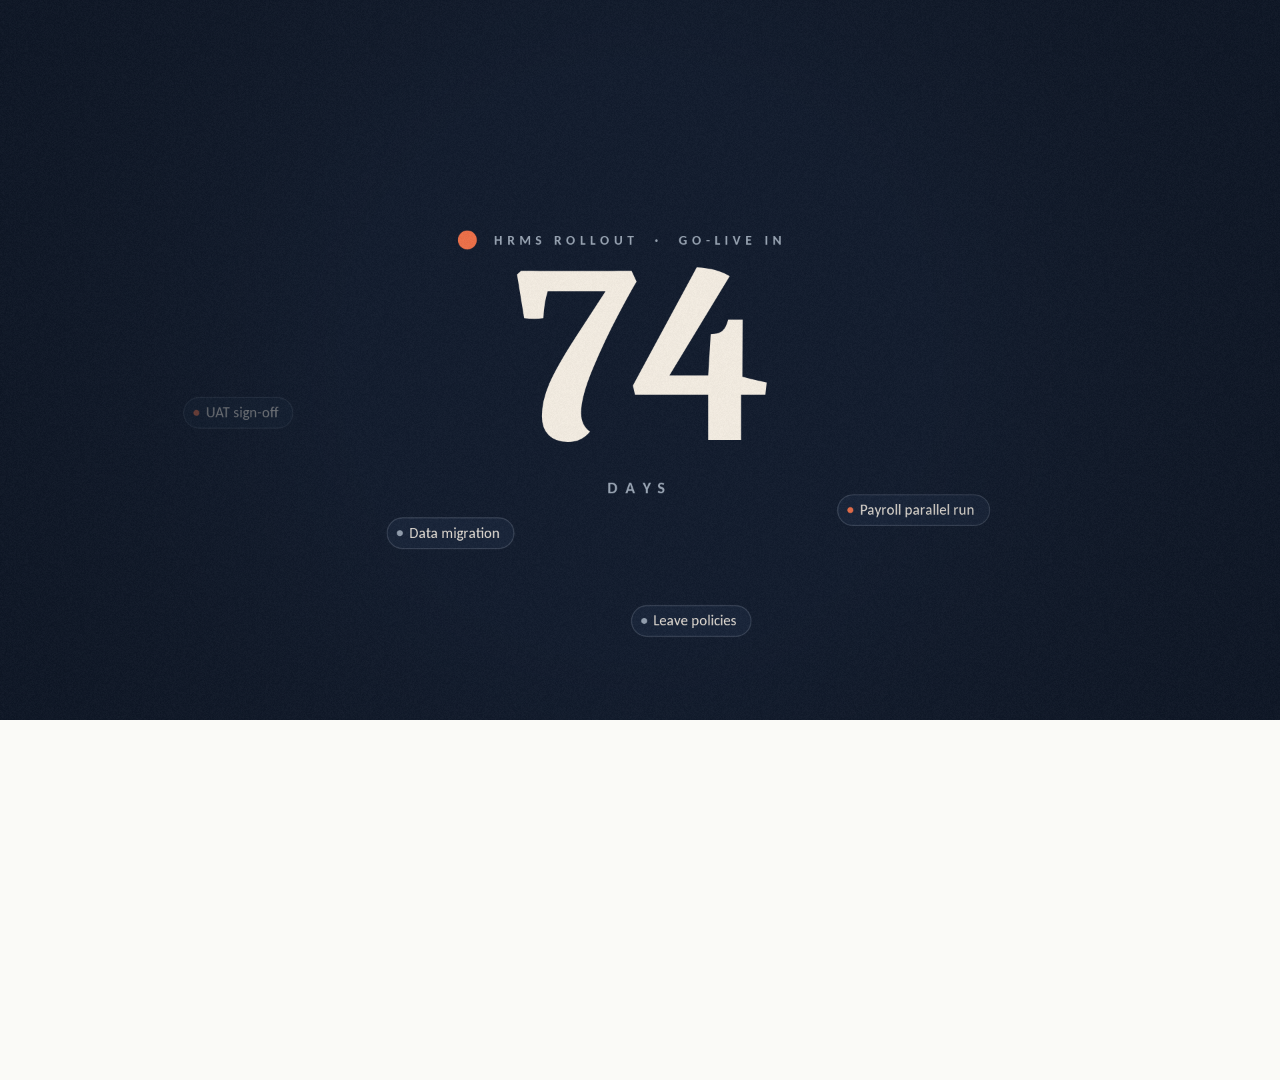
<file: satori-film/index.html>
<!doctype html>
<html lang="en">
<head>
<meta charset="utf-8">
<title>Satori Craft Film</title>
<link rel="stylesheet" href="fonts.css">
<style>
  html,body{margin:0;background:#FAFAF7;overflow:hidden}
  #root{position:relative;width:1920px;height:1080px;overflow:hidden;transform-origin:0 0}
  canvas{position:absolute;left:0;top:0}
</style>
</head>
<body>
<div id="root"><canvas id="c" width="1920" height="1080"></canvas></div>
<script>
/* =====================================================================
   SATORI CRAFT — 60s brand film, built to Brand Guidelines v1.0.
   Story (from the guidelines): HR tech transformations are confusing for
   months, then clear in an instant. The tangle of a rollout resolves into
   the mark — a lotus opening into a sunrise.
   Colour 60/30/10: neutrals dominate, navy anchors, coral sparks.
   Type: Cambria (Caladea) for headlines and big stats, Calibri (Carlito)
   for body, labels and letter-spaced eyebrows.
   Every frame is a pure function of t. 120 BPM — cuts land on the beat.
   ===================================================================== */
const W=1920,H=1080,CX=960,CY=540,DURATION=60;
const cv=document.getElementById('c'),g=cv.getContext('2d');

const B={navy:'#143A66',navy2:'#1D4674',navy3:'#2A5585',coral:'#EE6F47',char:'#101A2C',char2:'#172338',
  slate:'#5C6B7F',slateL:'#9AA6B5',sand:'#F5EEE3',off:'#FAFAF7',white:'#FFFFFF',rule:'#E6DED1'};
const F={h:'Caladea',b:'Carlito',j:'"WenQuanYi Zen Hei"'};
const COPY={url:'satoricraft.com',cta:'Talk to a practitioner'};

/* logo assets (from the guidelines PDF). Mark centre in the 480×356 lockup: (237,144), r≈95; wordmark rows 272–314. */
const IMG={full:new Image(),white:new Image()};IMG.full.src='assets/logo-full.png';IMG.white.src='assets/logo-white.png';
const LK={cx:237,cy:144,r:95,wy0:268,wy1:318};

/* ---------- math ---------- */
const clamp=(v,a=0,b=1)=>v<a?a:v>b?b:v;
const lerp=(a,b,k)=>a+(b-a)*k;
const inv=(a,b,v)=>clamp((v-a)/(b-a));
const frac=v=>v-Math.floor(v);
const E={
  lin:v=>v,inCubic:v=>v*v*v,outCubic:v=>1-(1-v)**3,inOutCubic:v=>v<.5?4*v*v*v:1-(-2*v+2)**3/2,
  outQuart:v=>1-(1-v)**4,outQuint:v=>1-(1-v)**5,
  outExpo:v=>v>=1?1:1-2**(-10*v),inExpo:v=>v<=0?0:2**(10*v-10),
  inOutExpo:v=>v<=0?0:v>=1?1:v<.5?2**(20*v-10)/2:(2-2**(-20*v+10))/2,
  outBack:v=>{const c1=1.5,c3=c1+1;return 1+c3*(v-1)**3+c1*(v-1)**2},
  inOutSine:v=>-(Math.cos(Math.PI*v)-1)/2,
};
const spring=(a,f=1.6,d=7)=>a<=0?0:1-Math.exp(-d*a)*Math.cos(f*Math.PI*2*a);
const hash=n=>frac(Math.sin(n*127.1+311.7)*43758.5453);
function rng(seed){return()=>{seed|=0;seed=seed+0x6D2B79F5|0;let t=Math.imul(seed^seed>>>15,1|seed);t=t+Math.imul(t^t>>>7,61|t)^t;return((t^t>>>14)>>>0)/4294967296}}
function rgb(h){const n=parseInt(h.slice(1),16);return[n>>16&255,n>>8&255,n&255]}
function A(h,a){const[r,gg,b]=rgb(h);return`rgba(${r},${gg},${b},${a})`}
function mix(h1,h2,k,a=1){const p=rgb(h1),q=rgb(h2);return`rgba(${p.map((v,i)=>Math.round(lerp(v,q[i],clamp(k)))).join(',')},${a})`}

/* ---------- type ---------- */
let T=0,FI=0;
function font(size,fam=F.b,weight=400,italic=false,ls=0){g.font=`${italic?'italic ':''}${weight} ${size}px ${fam}`;g.letterSpacing=ls+'px'}
function measure(str,o){font(o.size,o.fam||F.b,o.weight??400,o.italic,o.ls||0);return g.measureText(str).width}
function txt(str,x,y,o){
  const{size=20,fam=F.b,weight=400,italic=false,ls=0,fill=B.navy,align='left',alpha=1}=o;
  if(alpha<=0)return 0;font(size,fam,weight,italic,ls);g.textAlign=align;g.textBaseline='alphabetic';
  const ga=g.globalAlpha;g.globalAlpha=ga*alpha;g.fillStyle=fill;g.fillText(str,x,y);g.globalAlpha=ga;g.textAlign='left';
  return g.measureText(str).width;
}
function reveal(str,x,y,o){
  const{size=100,fam=F.h,weight=400,italic=false,ls=0,fill=B.navy,align='left',t0=0,st=.03,dur=.8,rise=1.05,
    ez=E.outQuint,out=null,outDur=.45,outSt=.012,clip=true,alpha=1,t=T}=o;
  font(size,fam,weight,italic,ls);
  const w=g.measureText(str).width;
  const x0=align==='center'?x-w/2:align==='right'?x-w:x;
  if(t<t0-.01)return w;
  if(out!=null&&t>out+outDur+str.length*outSt+.05)return w;
  const ga0=g.globalAlpha;g.save();
  if(clip){g.beginPath();g.rect(x0-size,y-size*1.1,w+size*2,size*1.45);g.clip()}
  g.fillStyle=fill;g.textBaseline='alphabetic';g.textAlign='left';
  for(let i=0;i<str.length;i++){
    const ch=str[i];if(ch===' ')continue;
    const xi=x0+g.measureText(str.slice(0,i)).width;
    const p=ez(inv(t0+i*st,t0+i*st+dur,t));
    let dy=(1-p)*size*rise,a=clamp(p*1.5);
    if(out!=null){const q=E.inCubic(inv(out+i*outSt,out+i*outSt+outDur,t));dy-=q*size*rise;a*=1-q}
    if(a<=.002)continue;
    g.globalAlpha=ga0*a*alpha;g.fillText(ch,xi,y+dy);
  }
  g.restore();return w;
}
/* a headline in two colours: navy voice, coral spark (guidelines: second half of a headline) */
function reveal2(parts,cx,y,o){
  const ws=parts.map(p=>measure(p.s,{...o,...p}));let x=cx-ws.reduce((a,b)=>a+b,0)/2;
  parts.forEach((p,i)=>{reveal(p.s,x,y,{...o,...p,t0:(o.t0||0)+(p.dt||0)});x+=ws[i]});
}
const typed=(s,t0,cps,t=T)=>s.slice(0,Math.max(0,Math.floor((t-t0)*cps)));
function rr(x,y,w,h,r){g.beginPath();g.roundRect(x,y,w,h,r)}
function dot(x,y,r,col,a=1){if(r<=.05||a<=0)return;const ga=g.globalAlpha;g.globalAlpha=ga*a;g.fillStyle=col;g.beginPath();g.arc(x,y,r,0,7);g.fill();g.globalAlpha=ga}
function ring(x,y,r,col,lw,a=1){if(r<=.1||a<=0)return;const ga=g.globalAlpha;g.globalAlpha=ga*a;g.strokeStyle=col;g.lineWidth=lw;g.beginPath();g.arc(x,y,r,0,7);g.stroke();g.globalAlpha=ga}
function check(x,y,s,col,lw=3,p=1){g.save();g.strokeStyle=col;g.lineWidth=lw;g.lineCap='round';g.lineJoin='round';
  const pts=[[-.5,0],[-.15,.35],[.55,-.4]];const L1=Math.hypot(.35,.35),L2=Math.hypot(.7,.75),tot=L1+L2;let d=p*tot;
  g.beginPath();g.moveTo(x+pts[0][0]*s,y+pts[0][1]*s);
  if(d<=L1){const k=d/L1;g.lineTo(x+lerp(pts[0][0],pts[1][0],k)*s,y+lerp(pts[0][1],pts[1][1],k)*s)}
  else{g.lineTo(x+pts[1][0]*s,y+pts[1][1]*s);const k=(d-L1)/L2;g.lineTo(x+lerp(pts[1][0],pts[2][0],k)*s,y+lerp(pts[1][1],pts[2][1],k)*s)}
  g.stroke();g.restore()}
function lock(x,y,s,col,closed=1){g.save();g.translate(x,y);g.scale(s,s);g.fillStyle=col;g.strokeStyle=col;g.lineWidth=.13;
  rr(-.42,-.05,.84,.62,.1);g.fill();g.beginPath();g.arc(0,-.05-.12*(1-closed),.28,Math.PI,0);g.lineTo(.28,-.05);g.moveTo(-.28,-.05-.12*(1-closed));g.lineTo(-.28,-.05);g.stroke();g.restore()}
function eyebrow(num,label,x,y,{t0=0,fill=B.slate,numFill=B.coral,size=15,align='left',t=T}={}){
  const a=E.outCubic(inv(t0,t0+.4,t));if(a<=0)return;
  const nw=num?measure(num,{size,weight:700,ls:size*.35})+size*1.2:0;const lw=measure(label,{size,weight:700,ls:size*.35});
  const x0=align==='center'?x-(nw+lw)/2:x;
  g.save();g.globalAlpha*=a;g.beginPath();g.rect(x0-4,y-size*1.4,(nw+lw)*E.outQuint(inv(t0,t0+.6,t))+8,size*2);g.clip();
  if(num)txt(num,x0,y,{size,weight:700,ls:size*.35,fill:numFill});txt(label,x0+nw,y,{size,weight:700,ls:size*.35,fill});g.restore();
}

/* =====================================================================
   THE MARK — lotus opening into a sunrise. Vector trace used only while it
   builds; once settled, the approved lockup artwork is shown.
   Unit geometry: circle centre (0,0), centre-line radius 1.
   ===================================================================== */
const MK_LW=.085;
const Q=(p0,c,p1)=>s=>{const u=1-s;return[u*u*p0[0]+2*u*s*c[0]+s*s*p1[0],u*u*p0[1]+2*u*s*c[1]+s*s*p1[1]]};
const L_=(p0,p1)=>s=>[lerp(p0[0],p1[0],s),lerp(p0[1],p1[1],s)];
const ARC=(cx,cy,r,a0,a1)=>s=>{const a=lerp(a0,a1,s);return[cx+Math.cos(a)*r,cy+Math.sin(a)*r]};
const MK={
  circle:ARC(0,0,1,Math.PI/2,Math.PI/2+Math.PI*2),
  petalL:Q([-.073,.965],[-.132,.045],[-.764,-.174]),petalR:Q([.073,.965],[.132,.045],[.764,-.174]),
  branchL:Q([-.99,.05],[-.58,.06],[-.47,.4]),branchR:Q([.99,.05],[.58,.06],[.47,.4]),
  sun:ARC(0,.2,.27,Math.PI+.13,Math.PI*2-.13),
  rayC:L_([0,-.07],[0,-.72]),rayL:L_([-.13,-.04],[-.42,-.53]),rayR:L_([.13,-.04],[.42,-.53]),
};
const MK_DOTS=[[-.425,.47],[.425,.47]];
function strokePath(fn,cx,cy,r,p0,p1,col,lw,cap='butt'){
  if(p1<=p0)return;const n=Math.max(2,Math.ceil(60*(p1-p0)));
  g.strokeStyle=col;g.lineWidth=lw;g.lineCap=cap;g.lineJoin='round';g.beginPath();
  for(let i=0;i<=n;i++){const[u,v]=fn(lerp(p0,p1,i/n));const X=cx+u*r,Y=cy+v*r;i?g.lineTo(X,Y):g.moveTo(X,Y)}g.stroke();
}
/* k: 0→1 build progress. order: 'lotus' (circle first) or 'sun' (sun first) */
function markV(cx,cy,r,k,{navy=B.navy,coral=B.coral,order='lotus',alpha=1}={}){
  if(k<=0||alpha<=0)return;
  const lw=r*MK_LW;g.save();g.globalAlpha*=alpha;
  const S=order==='sun'?{sun:[0,.25],ray:[.18,.5],petal:[.3,.7],branch:[.5,.85],dot:[.8,.95],circle:[.35,1]}
                      :{circle:[0,.45],petal:[.2,.6],branch:[.4,.7],dot:[.65,.8],sun:[.6,.85],ray:[.75,1]};
  const P=([a,b])=>E.inOutCubic(inv(a,b,k));
  const pc=P(S.circle);
  if(pc>0){strokePath(MK.circle,cx,cy,r,.5-pc/2,.5+pc/2,navy,lw)}
  const pp=P(S.petal);strokePath(MK.petalL,cx,cy,r,0,pp,navy,lw);strokePath(MK.petalR,cx,cy,r,0,pp,navy,lw);
  const pb=P(S.branch);strokePath(MK.branchL,cx,cy,r,0,pb,navy,lw);strokePath(MK.branchR,cx,cy,r,0,pb,navy,lw);
  const pd=clamp(spring(k-S.dot[0],1.2,7)*(k>S.dot[0]?1:0),0,1.2);MK_DOTS.forEach(([u,v])=>dot(cx+u*r,cy+v*r,r*.085*pd,navy));
  // sun rises: arc grows from its centre outwards, lifting slightly
  const ps=P(S.sun);if(ps>0){g.save();g.beginPath();g.arc(cx,cy,r,0,7);g.clip();const lift=(1-ps)*r*.25;
    strokePath(MK.sun,cx,cy+lift,r,.5-ps/2,.5+ps/2,coral,lw);g.restore()}
  const pr=P(S.ray);[['rayC',0],['rayL',.12],['rayR',.12]].forEach(([n,d])=>{const q=E.outCubic(inv(d,d+.88,pr));strokePath(MK[n],cx,cy,r,0,q,coral,lw)});
  g.restore();
}
/* approved lockup artwork: mark centre at (mx,my), scale s (1 = mark radius 95px) */
function lockupImg(mx,my,s,{variant='full',alpha=1,markA=1,wordP=1}={}){
  const im=variant==='white'?IMG.white:IMG.full;if(!im.complete||alpha<=0)return;
  const x0=mx-LK.cx*s,y0=my-LK.cy*s;
  g.save();g.globalAlpha*=alpha;
  if(markA>0){g.save();g.globalAlpha*=markA;g.drawImage(im,0,0,480,LK.wy0-8,x0,y0,480*s,(LK.wy0-8)*s);g.restore()}
  if(wordP>0){const wx0=x0+40*s,ww=400*s;g.save();g.beginPath();g.rect(wx0,y0+(LK.wy0-4)*s,ww*wordP,(LK.wy1-LK.wy0+10)*s);g.clip();
    const lift=(1-E.outQuint(wordP))*14*s;g.drawImage(im,0,LK.wy0-4,480,LK.wy1-LK.wy0+10,x0,y0+(LK.wy0-4)*s+lift,480*s,(LK.wy1-LK.wy0+10)*s);g.restore()}
  g.restore();
}

const GRAIN=[...Array(6)].map((_,k)=>{const c=document.createElement('canvas');c.width=c.height=256;const gg=c.getContext('2d');const d=gg.createImageData(256,256);const r=rng(99+k);
  for(let i=0;i<d.data.length;i+=4){const v=r()*255;d.data[i]=d.data[i+1]=d.data[i+2]=v;d.data[i+3]=255}gg.putImageData(d,0,0);return c});

/* =====================================================================
   DATA — every cue time lives here; cues.js exports them for the score.
   ===================================================================== */
const count=t=>Math.round(90*(1-E.inCubic(inv(.6,3.5,t))));
const CHIPS=['Payroll parallel run','Leave policies','Data migration','UAT sign-off','Integrations','Training','Statutory reports','Cut-over plan'];
const SLAMS=[[4.0,'Payroll','A'],[4.5,'Leave','C'],[5.0,'Attendance','A'],[5.5,'Onboarding','D'],[6.0,'Performance','B'],
  [6.5,'Compensation','A'],[7.0,'Compliance','C'],[7.5,'Data migration','A'],[8.0,'Integrations','D'],[8.5,'UAT, round four','B'],
  [9.0,'Change requests','A'],[9.5,'Adoption?','C'],[10.0,'Go-live moved','X'],[10.5,'Again','A'],[11.0,'Who owns this?','D']];
const CARDS=[[4.25,330,250,'Payroll mismatch','214 rows · March cycle'],[4.9,1500,800,'UAT round 4 failed','12 open defects'],
  [5.6,1520,230,'Go-live moved','+3 weeks'],[6.3,330,820,'leave_policy_v7_FINAL.xlsx','edited by 6 people'],
  [7.1,1080,150,'Integration timeout','GL export · retry 5'],[7.8,330,540,'Who approved this?','no owner assigned'],
  [8.4,1590,520,'Attendance rules','night shift · conflict'],[9.0,760,910,'Data migration','38% · stalled'],
  [9.6,1230,930,'Adoption','22% logins this week'],[10.2,760,160,'Change request #41','scope creep'],[10.7,1590,660,'Statutory report','due tomorrow']];
const SAT={cx:CX,cy:430,r:190};           // the mark at its moment of clarity
const MORPH=[12.1,13.25];                 // tangle → mark
const TRIPLE=[[19.5,'Not assembly.'],[20.0,'Not theatre.'],[20.5,'Craft.']];
const MODULES=['Core HR','Onboarding','Attendance','Leave','Payroll','Performance','Compensation','Recruitment','Learning',
  'Engagement','Helpdesk','Travel','Expenses','Separation','Workflows','Analytics','Talent'];
const CFG=MODULES.map((_,i)=>22.45+i*.19);
const PHASES=['Discover','Design','Configure','Migrate','Test','Go-live'];
const PH_T=PHASES.map((_,k)=>26.9+k*.3);
const TICKETS=[['#2381','Payroll cycle — March'],['#2382','New joiner bulk upload'],['#2383','Leave policy change · UAE'],
  ['#2384','Integration · GL export'],['#2385','Attendance rule · night shift'],['#2386','Performance cycle launch'],
  ['#2387','Statutory report · PF / ESI'],['#2388','Release regression check']];
const TK_T=TICKETS.map((_,i)=>30.55+i*.5),TK_R=TK_T.map(v=>v+1.1),TK_M=['12m','8m','21m','34m','9m','16m','11m','27m'];
const SVC=[[34.5,'Implement.'],[35.0,'Run.'],[35.5,'Extend with AI.']];
const MSG=[{t0:36.35,who:'user',role:'HRBP · Sales',s:'Which of my team are at attrition risk?'},
  {t0:37.45,who:'agent',s:'3 people in Sales. Here is why.'},
  {t0:38.6,who:'user',role:'Manager · Sales',s:'Show me salaries for Finance.'},
  {t0:39.65,who:'agent',s:'That is outside your access.',lock:true}];
const ROWS=['Sales','Finance','Sales','Ops','Finance','Sales','HR','Finance','Ops','Sales'];
const LOCK_T=ROWS.map((d,i)=>d==='Finance'?39.7+i*.06:null).filter(v=>v!=null);
const STAMP=40.7;
const PANES=[{e:42.6,from:[-1,0],bg:B.navy,num:'300+',lab:'enterprise engagements',fg:B.coral,sub:B.slateL},
  {e:42.95,from:[0,-1],bg:B.coral,num:'100+',lab:'HRMS rollouts personally led',fg:B.navy,sub:A(B.navy,.8)},
  {e:43.3,from:[0,1],bg:B.sand,num:'56+',lab:'combined years in HR tech',fg:B.coral,sub:B.slate},
  {e:43.65,from:[1,0],bg:B.off,num:'95%+',lab:'on-time delivery',fg:B.navy,sub:B.slate}];
const PANE_OUT=46.35;
const MAPX=lon=>180+(lon-40)/85*1560,MAPY=lat=>900-(lat+10)/45*760;
const HOME={n:'Bengaluru',lon:77.6,lat:13.0};
const CITIES=[['Dubai',55.3,25.2],['Riyadh',46.7,24.7],['Doha',51.5,25.3],['Mumbai',72.9,19.1],['Delhi',77.2,28.6],
  ['Bangkok',100.5,13.7],['Kuala Lumpur',101.7,3.1],['Singapore',103.8,1.35],['Jakarta',106.8,-6.2],['Manila',121,14.6]]
  .map(([n,lon,lat],i)=>({n,x:MAPX(lon),y:MAPY(lat),t0:49.85+i*.2}));
const HX=MAPX(HOME.lon),HY=MAPY(HOME.lat);
const END={s:1.3,my:330};                  // end-card lockup: scale and mark centre

/* =====================================================================
   SCENES
   ===================================================================== */
function bgFill(col){g.fillStyle=col;g.fillRect(-60,-60,W+120,H+120)}

/* ---- 0–4: the countdown (charcoal: the problem space) ---- */
function sHook(t){
  const n=count(t),hit=t>=3.5;
  const up=E.inOutCubic(inv(.35,.8,t));const beat=Math.exp(-frac(t*2)*7);const numY=CY+120;
  font(380,F.h,700,false,-10);const nw=g.measureText(String(n)).width;
  const dx=lerp(CX,CX-nw/2-70,up),dy=lerp(CY,numY-300,up);
  dot(dx,dy,lerp(22+10*beat,14+5*beat,up)*clamp(spring(t+.08,1.4,8),0,1.3),B.coral);
  ring(dx,dy,30+beat*40,B.coral,2,beat*.5*(1-up*.6));
  reveal('HRMS ROLLOUT  ·  GO-LIVE IN',CX,numY-300+7,{size:20,fam:F.b,weight:700,ls:7,fill:B.slateL,align:'center',t0:.45,st:.015,dur:.5,t});
  if(t>.55){const k=E.outExpo(inv(.55,.95,t));g.save();g.translate(CX,numY);g.scale(lerp(1.25,1,k),lerp(1.25,1,k));
    txt(String(n),0,0,{size:380,fam:F.h,weight:700,ls:-10,fill:hit?B.coral:B.sand,align:'center',alpha:k});g.restore();
    reveal('DAYS',CX,numY+80,{size:24,fam:F.b,weight:700,ls:12,fill:B.slateL,align:'center',t0:.8,st:.03,dur:.5,t})}
  drawChips(t);
}
function chipPos(i,t){
  const t0=1.35+i*.26,a=t-t0;const base=i/CHIPS.length*Math.PI*2+.4;
  const sp=.25+2.2*inv(1.5,11.5,t)**1.6;
  const ang=base+(t-1.35)*sp+Math.sin(t*1.7+i)*.15*inv(4,11,t);
  const R=lerp(1.4,1,E.outQuint(inv(0,.7,a)))*(500+Math.sin(i*2.3)*60)*(1+.08*Math.sin(t*3+i));
  const ex=E.inExpo(inv(11.2,11.8,t));
  return{x:CX+Math.cos(ang)*R*(1+ex*1.6),y:CY+30+Math.sin(ang)*R*.62*(1+ex*1.6),a:clamp(a*4)*(1-ex)};
}
function drawChips(t){
  CHIPS.forEach((s,i)=>{const p=chipPos(i,t);if(p.a<=0)return;
    font(22,F.b,400,false,.3);const w=g.measureText(s).width+50;
    g.save();g.globalAlpha=p.a*(t>4?.6:.95);rr(p.x-w/2,p.y-23,w,46,23);g.fillStyle=B.char2;g.fill();g.strokeStyle=A(B.slateL,.3);g.lineWidth=1.5;g.stroke();
    dot(p.x-w/2+19,p.y,4.5,i%3===0?B.coral:B.slateL);txt(s,p.x-w/2+33,p.y+7,{size:22,fill:B.sand});g.restore()});
}

/* ---- 4–12: the noise ---- */
const NET=(()=>{const r=rng(21);const nodes=[...Array(17)].map(()=>({x:120+r()*1680,y:110+r()*860,f:r()*6}));
  const edges=[...Array(48)].map((_,i)=>({a:Math.floor(r()*17),b:(Math.floor(r()*16)+1+i)%17,t0:4.05+i*.15,v:r()<.2,bend:(r()-.5)*600,h:r()}));return{nodes,edges}})();
/* each tangled edge resolves onto one stroke of the mark */
const TARGETS=[['circle',0,.125],['circle',.125,.25],['circle',.25,.375],['circle',.375,.5],['circle',.5,.625],['circle',.625,.75],['circle',.75,.875],['circle',.875,1],
  ['petalL',0,1],['petalR',0,1],['branchL',0,1],['branchR',0,1],['sun',0,1],['rayC',0,1],['rayL',0,1],['rayR',0,1]];
function edgePts(e,t,shake){
  const A_=NET.nodes[e.a],B_=NET.nodes[e.b];const w1=Math.sin(t*2+e.bend)*40*shake;
  const mx=(A_.x+B_.x)/2+e.bend*.5+w1,my=(A_.y+B_.y)/2-e.bend*.4;
  return s=>{const u=1-s;return[u*u*A_.x+2*u*s*mx+s*s*B_.x,u*u*A_.y+2*u*s*my+s*s*B_.y]};
}
function drawNet(t,{onLight=false}={}){
  const shake=inv(4,11.4,t)*(1-inv(11.5,12.1,t));
  NET.edges.forEach((e,i)=>{if(t<e.t0||e.a===e.b)return;const grow=E.outCubic(inv(e.t0,e.t0+.5,t));
    const tg=TARGETS[i%16];const coralT=['sun','rayC','rayL','rayR'].includes(tg[0]);
    const mk=E.inOutCubic(inv(MORPH[0]+e.h*.35,MORPH[1]-.35+e.h*.35,t));
    const src=edgePts(e,t,shake),dst=MK[tg[0]];
    const col=onLight?mix(B.slateL,coralT?B.coral:B.navy,mk):(e.v?A(B.coral,.6):A(B.slateL,.3));
    g.strokeStyle=col;g.lineWidth=lerp(e.v?2:1.4,SAT.r*MK_LW,mk);g.lineCap='butt';g.lineJoin='round';g.beginPath();
    for(let k=0;k<=30;k++){const s=k/30*lerp(grow,1,mk);const[ax,ay]=src(s);const[u,v]=dst(lerp(tg[1],tg[2],k/30));
      const lift=tg[0]==='sun'?(1-mk)*SAT.r*.25:0;const X=lerp(ax,SAT.cx+u*SAT.r,mk),Y=lerp(ay,SAT.cy+v*SAT.r+lift,mk);k?g.lineTo(X,Y):g.moveTo(X,Y)}
    g.stroke()});
  NET.nodes.forEach((nd,i)=>{const a=clamp((t-4-i*.08)*3)*(1-inv(MORPH[0],MORPH[0]+.4,t));
    dot(nd.x+Math.sin(t*3+nd.f)*6*shake,nd.y+Math.cos(t*2.6+nd.f)*6*shake,5,onLight?B.slateL:B.slateL,a*.8)});
}
function sChaos(t){
  drawNet(t);drawChips(t);
  CARDS.forEach(([t0,x,y,a,b],i)=>{if(t<t0)return;const age=t-t0,k=E.outBack(inv(0,.35,age));const ex=E.inExpo(inv(11.2,11.7,t));
    const cx=x+(x-CX)*ex*1.4,cy=y-age*10+(y-CY)*ex*1.4;
    font(23,F.b,700,false,0);const w=Math.max(g.measureText(a).width,measure(b,{size:18}))+64;const h=88;
    g.save();g.translate(cx,cy);g.rotate((hash(i+4)-.5)*.08);g.scale(lerp(.6,1,k),lerp(.6,1,k));g.globalAlpha=clamp(age*5)*(1-ex)*.94;
    rr(-w/2,-h/2,w,h,10);g.fillStyle=B.off;g.fill();g.fillStyle=B.coral;g.fillRect(-w/2,-h/2+14,5,h-28);
    txt(a,-w/2+30,-5,{size:23,weight:700,fill:B.navy});txt(b,-w/2+30,24,{size:18,fill:B.slate});g.restore()});
  let k=-1;for(let i=0;i<SLAMS.length;i++)if(t>=SLAMS[i][0])k=i;
  if(k>=0&&t<11.5){
    const[s0,word,st]=SLAMS[k],age=t-s0;
    if(age<=.5){
      const pop=1+.3*(1-E.outExpo(inv(0,.22,age))),rot=(hash(k*3)-.5)*.05;
      const serif=st==='C';let size=serif?260:230;const fam=serif?F.h:F.b,weight=serif?400:700,italic=serif;
      const full=word+(word.endsWith('?')?'':'.');
      const mw=measure(full,{size,fam,weight,italic,ls:serif?-2:-size*.02});if(mw>1640)size*=1640/mw;
      if(st==='B')bgFill(B.navy);if(st==='X')bgFill(B.coral);
      g.save();g.translate(CX+(hash(k)-.5)*80,CY+60+(hash(k+9)-.5)*60);g.rotate(rot);g.scale(pop,pop);
      font(size,fam,weight,italic,serif?-2:-size*.02);const ww=g.measureText(full).width,w0=g.measureText(word).width;
      const main=st==='X'?B.navy:B.sand;
      if(st==='D'){g.lineWidth=3;g.strokeStyle=B.sand;g.strokeText(word,-ww/2,size*.35);
        const wp=E.outQuint(inv(.05,.35,age));g.save();g.beginPath();g.rect(-ww/2,-size,w0*wp,size*2);g.clip();g.fillStyle=B.sand;g.fillText(word,-ww/2,size*.35);g.restore()}
      else{g.fillStyle=main;g.fillText(word,-ww/2,size*.35)}
      if(full!==word){g.fillStyle=st==='X'?B.off:B.coral;g.fillText('.',-ww/2+w0,size*.35)}
      g.restore();
    }
  }
  if(t>=11.5){g.fillStyle=A(B.char,E.outCubic(inv(11.5,11.7,t))*.85);g.fillRect(-60,-60,W+120,H+120);
    reveal('Confusing for months…',CX,CY+30,{size:120,fam:F.h,italic:true,fill:B.sand,align:'center',t0:11.52,st:.02,dur:.45,out:11.95,outDur:.1,outSt:.003,t})}
}

/* ---- 12–16: satori (off-white: clarity) ---- */
function sSatori(t){
  bgFill(B.off);
  if(t<MORPH[1]+.05)drawNet(t,{onLight:true});
  else markV(SAT.cx,SAT.cy,SAT.r,1);
  // the sun finishes rising after the lines land
  if(t>=MORPH[1]){const a=t-MORPH[1];ring(SAT.cx,SAT.cy+SAT.r*.2,SAT.r*.3+a*260,B.coral,2,clamp(1-a*1.6)*.6)}
  reveal2([{s:'…then clear ',fill:B.navy},{s:'in an instant.',fill:B.coral,dt:.18}],CX,760,{size:84,fam:F.h,italic:true,t0:13.4,st:.02,dur:.7,out:14.75,outSt:.006,outDur:.35});
  eyebrow('','SA · TO · RI',CX,748,{t0:14.95,align:'center',size:20});
  reveal('悟り',CX,700,{size:40,fam:F.j,fill:B.coral,align:'center',ls:10,t0:15.0,st:.06,dur:.5});
  reveal2([{s:'a sudden moment of ',fill:B.navy},{s:'clarity.',fill:B.coral,dt:.3}],CX,830,{size:84,fam:F.h,t0:15.1,st:.02,dur:.7});
}

/* ---- 16–21: identity ---- */
function sIdentity(t){
  bgFill(B.off);
  const k1=E.inOutCubic(inv(16.0,16.6,t));       // big mark → lockup size
  const k2=E.inOutCubic(inv(17.7,18.2,t));       // lockup rises
  const s=lerp(SAT.r/LK.r,lerp(1.3,.8,k2),k1);
  const my=lerp(SAT.cy,lerp(400,215,k2),k1);
  const out=E.inCubic(inv(19.25,19.5,t));
  const handoff=inv(16.45,16.75,t);              // vector trace → approved artwork
  if(handoff<1)markV(CX,my,LK.r*s,1,{alpha:(1-handoff)*(1-out)});
  lockupImg(CX,my,s,{alpha:1-out,markA:handoff,wordP:E.outQuint(inv(16.35,17.0,t))});
  const es=lerp(1,.8,k2);
  if(k2<1)eyebrow('','AI-FIRST HR TECH SERVICES  ·  DARWINBOX PRIME PARTNER',CX,my+(LK.wy1-LK.cy)*s+70,{t0:16.8,align:'center',size:17,fill:A(B.slate,1-k2)});
  reveal('Built by HR tech practitioners.',CX,560,{size:84,fam:F.h,fill:B.navy,align:'center',t0:18.05,st:.02,dur:.8,out:19.2,outSt:.004,outDur:.3});
  reveal2([{s:'Delivered by an ',fill:B.navy},{s:'enterprise services machine.',fill:B.coral,dt:.3}],CX,672,{size:84,fam:F.h,t0:18.7,st:.02,dur:.8,out:19.25,outSt:.004,outDur:.3});
  sTriple(t);
}
function sTriple(t){
  let k=-1;TRIPLE.forEach((s,i)=>{if(t>=s[0])k=i});if(k<0)return;
  const[s0,w]=TRIPLE[k],age=t-s0;const pop=1+.22*(1-E.outExpo(inv(0,.22,age)));
  const dark=k===2;if(dark){const wp=E.outExpo(inv(0,.3,age));g.fillStyle=B.navy;g.beginPath();g.arc(CX,CY,wp*1200,0,7);g.fill()}
  else bgFill(B.off);
  g.save();g.translate(CX,CY+60);g.scale(pop,pop);
  const word=w.slice(0,-1);font(220,F.h,700,false,-4);const ww=g.measureText(w).width,w0=g.measureText(word).width;
  g.fillStyle=dark?B.sand:B.navy;g.fillText(word,-ww/2,0);g.fillStyle=B.coral;g.fillText('.',-ww/2+w0,0);g.restore();
}

/* ---- 21–30: implement (navy anchors) ---- */
function ringTilt(t){return lerp(46,0,E.inOutCubic(inv(25.75,26.45,t)))*Math.PI/180}
function sImplement(t,ox=0){
  bgFill(B.navy);g.save();g.translate(ox,0);
  const th=ringTilt(t),R=500,cy=520,Fz=1900;
  const rot=-Math.PI/2+.35+(t-21)*.2+E.inOutCubic(inv(25.3,26.3,t))*2.2;
  const proj=ang=>{const X=Math.cos(ang)*R,Z=Math.sin(ang)*R;const d=Z*Math.cos(th),p=Fz/(Fz+d);return{x:CX+X*p,y:cy-Z*Math.sin(th)*p,p,d}};
  // the circle draws itself open, then tilts into perspective
  const draw=E.inOutCubic(inv(21.0,21.6,t));
  const ta=t<26.3?.35:lerp(.35,.7,inv(26.3,26.6,t));
  g.strokeStyle=A(B.sand,ta);g.lineWidth=2;g.beginPath();const N=Math.ceil(120*draw);
  for(let i=0;i<=N;i++){const q=proj(-Math.PI/2+i/120*Math.PI*2);i?g.lineTo(q.x,q.y):g.moveTo(q.x,q.y)}g.stroke();
  const flat=inv(20,4,th*180/Math.PI);
  if(flat<1){
    const items=MODULES.map((m,i)=>({m,i,...proj(rot+i/17*Math.PI*2)})).sort((a,b)=>b.d-a.d);
    items.forEach(it=>{const a=t-(21.2+it.i*.055);if(a<=0)return;const s=clamp(spring(a,1.3,6.5),0,1.25)*it.p*(1-flat);if(s<=.01)return;
      const cf=inv(CFG[it.i],CFG[it.i]+.28,t),flip=Math.abs(Math.cos(Math.PI*cf)),done=cf>.5;
      const w=200,h=66;g.save();g.translate(it.x,it.y);g.scale(s*Math.max(.04,flip),s);
      g.globalAlpha=lerp(.55,1,clamp((it.p-.7)/.5));
      rr(-w/2,-h/2,w,h,14);g.fillStyle=done?B.off:B.navy2;g.fill();if(!done){g.strokeStyle=B.navy3;g.lineWidth=2;g.stroke()}
      txt(it.m,-w/2+22,8,{size:24,weight:700,fill:done?B.navy:B.slateL});
      if(done){dot(w/2-26,0,13,B.coral);check(w/2-26,0,12,B.off,2.6,E.outCubic(inv(CFG[it.i]+.14,CFG[it.i]+.4,t)))}
      g.restore()});
  }
  const done=CFG.filter(v=>t>=v+.14).length;
  const ca=E.outCubic(inv(21.9,22.3,t))*(1-inv(25.6,25.9,t));
  if(ca>0){g.save();g.globalAlpha=ca;
    const bump=1+.06*Math.exp(-(t-(CFG[Math.max(0,done-1)]+.14))*9)*(done>0?1:0);
    g.translate(CX,cy+40);g.scale(bump,bump);
    const s1=String(done);font(210,F.h,700,false,-4);const w1=g.measureText(s1).width;font(210,F.h,400,false,-4);const w2=g.measureText('/17').width;
    txt(s1,-(w1+w2)/2,0,{size:210,fam:F.h,weight:700,ls:-4,fill:B.coral});txt('/17',-(w1+w2)/2+w1,0,{size:210,fam:F.h,ls:-4,fill:A(B.sand,.4)});
    g.restore();
    eyebrow('','MODULE AREAS CONFIGURED',CX,cy+112,{t0:22.0,align:'center',size:17,fill:A(B.sand,ca*.8)})}
  if(t>=26.3){
    const x0=CX-500,step=1000/5;const la=inv(26.3,26.55,t);
    let px=x0;for(let k=1;k<6;k++)px+=step*E.outQuint(inv(PH_T[k]-.24,PH_T[k],t));
    const pa=inv(26.7,26.9,t);
    if(pa>0){g.strokeStyle=B.coral;g.lineWidth=4;g.globalAlpha=pa;g.beginPath();g.moveTo(x0,cy);g.lineTo(px,cy);g.stroke();g.globalAlpha=1}
    PHASES.forEach((ph,k)=>{const a=inv(26.35+k*.08,26.7+k*.08,t)*la;const hit=t>=PH_T[k];const pk=hit?clamp(spring(t-PH_T[k],1.6,7),0,1.3):0;
      const xk=x0+k*step;dot(xk,cy,lerp(7,12,pk),hit?B.coral:B.sand,a);
      if(hit)ring(xk,cy,12+(t-PH_T[k])*80,B.coral,2,clamp(1-(t-PH_T[k])*2.2));
      txt(String(k+1).padStart(2,'0'),xk,cy+56,{size:16,weight:700,ls:3,fill:A(B.sand,.45),align:'center',alpha:a});
      txt(ph.toUpperCase(),xk,cy-34,{size:19,weight:700,ls:5,fill:hit?B.sand:A(B.sand,.55),align:'center',alpha:a})});
    dot(px,cy,9,B.off,pa);
    const gl=PH_T[5];if(t>gl)for(let r=0;r<3;r++){const a=t-gl-r*.08;if(a>0)ring(x0+1000,cy,20+a*700,B.coral,3,clamp(1-a*1.4)*.8)}
    reveal2([{s:'On time',fill:B.sand},{s:'.',fill:B.coral}],CX,cy-150,{size:170,fam:F.h,t0:28.5,st:.04,dur:.8});
    eyebrow('','DISCOVERY TO GO-LIVE  ·  ONE PRACTITIONER TEAM',CX,cy+150,{t0:28.85,align:'center',size:17,fill:A(B.sand,.7)});
  }
  g.restore();
}

/* ---- 30–36: run (neutrals) ---- */
function sRun(t,ox=0){
  bgFill(B.off);g.save();g.translate(ox,0);
  g.translate(0,-E.inExpo(inv(34.1,34.5,t))*H);
  eyebrow('','APPLICATION MANAGED SERVICES',150,300,{t0:30.2,size:16});
  reveal('Go-live is',146,440,{size:128,fam:F.h,fill:B.navy,t0:30.2,st:.03,dur:.8});
  reveal('the start line.',146,568,{size:128,fam:F.h,fill:B.coral,t0:30.45,st:.03,dur:.8});
  reveal('Run and extended by the same',150,660,{size:32,fam:F.b,fill:B.slate,t0:30.95,st:.012,dur:.6});
  reveal('team that configured it.',150,704,{size:32,fam:F.b,fill:B.slate,t0:31.05,st:.012,dur:.6});
  let x=150;['Releases','Enhancements','Integrations','Payroll cycles'].forEach((s,i)=>{const a=E.outBack(inv(31.6+i*.12,31.95+i*.12,t));
    font(19,F.b,700,false,1.5);const w=g.measureText(s).width+42;if(a>0){g.save();g.globalAlpha=clamp(a);g.translate(x+w/2,782);g.scale(a,a);
      rr(-w/2,-23,w,46,23);g.strokeStyle=B.navy;g.lineWidth=1.5;g.stroke();txt(s,0,7,{size:19,weight:700,ls:1.5,fill:B.navy,align:'center'});g.restore()}x+=w+14});
  const pk=E.outQuint(inv(30.25,30.9,t));const px=1010+(1-pk)*160,py=170,pw=760,ph=740;
  g.save();g.globalAlpha=pk;rr(px,py,pw,ph,20);g.fillStyle=B.white;g.fill();g.strokeStyle=B.rule;g.lineWidth=1.5;g.stroke();
  g.fillStyle=B.coral;g.fillRect(px,py,pw,5);
  dot(px+42,py+54,7,B.coral,.6+.4*Math.sin(t*6));txt('Service desk',px+62,py+63,{size:28,fam:F.h,weight:700,fill:B.navy});
  txt('LIVE',px+pw-40,py+61,{size:15,weight:700,ls:5,fill:B.slate,align:'right'});
  g.fillStyle=B.rule;g.fillRect(px+30,py+96,pw-60,1.5);
  g.save();rr(px,py+104,pw,ph-209,0);g.clip();
  TICKETS.forEach(([id,title],i)=>{if(t<TK_T[i])return;let idx=0;for(let j=i+1;j<TICKETS.length;j++)idx+=E.outQuint(inv(TK_T[j],TK_T[j]+.35,t));
    const ea=E.outQuint(inv(TK_T[i],TK_T[i]+.4,t));const y=py+112+idx*86+(1-ea)*-30;if(y>py+ph-190)return;
    g.globalAlpha=pk*ea;txt(id,px+40,y+51,{size:18,weight:700,fill:B.slateL});txt(title,px+120,y+52,{size:25,fill:B.navy});
    const rk=E.outExpo(inv(TK_R[i],TK_R[i]+.35,t));const lab=rk>.5?`Resolved · ${TK_M[i]}`:'Open';
    font(16,F.b,700,false,1.2);const lw=g.measureText(lab).width+32;const bx=px+pw-40-lw;
    rr(bx,y+30,lw,32,16);g.fillStyle=rk>.5?B.navy:B.sand;g.fill();txt(lab,bx+16,y+51,{size:16,weight:700,ls:1.2,fill:rk>.5?B.off:B.slate});
    g.fillStyle=B.rule;g.fillRect(px+30,y+85,pw-60,1)});
  g.restore();
  const by=py+ph-78,pr=E.inOutCubic(inv(30.8,33.4,t));
  txt('PAYROLL RUN  ·  MARCH',px+40,by-16,{size:15,weight:700,ls:4,fill:B.slate});
  txt(pr>=1?'Complete':`${Math.round(pr*100)}%`,px+pw-40,by-16,{size:17,weight:700,fill:pr>=1?B.coral:B.slate,align:'right'});
  rr(px+40,by,pw-80,10,5);g.fillStyle=B.sand;g.fill();if(pr>0){rr(px+40,by,(pw-80)*pr,10,5);g.fillStyle=pr>=1?B.coral:B.navy;g.fill()}
  g.restore();
  g.restore();
}
function sServices(t){
  let k=-1;SVC.forEach((s,i)=>{if(t>=s[0])k=i});if(k<0)return;
  const[s0,w]=SVC[k],age=t-s0;const pop=1+.22*(1-E.outExpo(inv(0,.22,age)));
  if(k===2){const wp=E.outExpo(inv(0,.3,age));g.fillStyle=B.navy;g.beginPath();g.arc(CX,CY,wp*1200,0,7);g.fill()}
  g.save();g.translate(CX,CY+70);g.scale(pop,pop);
  if(k<2){const word=w.slice(0,-1);font(230,F.h,700,false,-4);const ww=g.measureText(w).width,w0=g.measureText(word).width;
    g.fillStyle=B.navy;g.fillText(word,-ww/2,0);g.fillStyle=B.coral;g.fillText('.',-ww/2+w0,0)}
  else{const a=measure('Extend with ',{size:210,fam:F.h,weight:700,ls:-4}),b=measure('AI.',{size:210,fam:F.h,weight:700,ls:-4});
    txt('Extend with ',-(a+b)/2,0,{size:210,fam:F.h,weight:700,ls:-4,fill:B.sand});txt('AI.',-(a+b)/2+a,0,{size:210,fam:F.h,weight:700,ls:-4,fill:B.coral})}
  g.restore();
}

/* ---- 36–43: governed AI (navy) ---- */
function bubble(m,x,y,w,t){
  const a=E.outQuint(inv(m.t0,m.t0+.35,t));if(a<=0)return 0;
  const isU=m.who==='user';const s=isU?typed(m.s,m.t0+.1,44,t):m.s;const h=isU?96:(m.lock?96:256);
  g.save();g.globalAlpha*=a;g.translate(0,(1-a)*24);
  if(isU){const bw=Math.min(w,measure(m.s,{size:27})+60);const bx=x+w-bw;rr(bx,y,bw,h,20);g.fillStyle=B.off;g.fill();
    txt(m.role.toUpperCase(),bx+28,y+34,{size:14,weight:700,ls:3,fill:B.slate});txt(s,bx+28,y+72,{size:27,fill:B.navy});
    if(s.length<m.s.length&&frac(t*2)<.6){font(27,F.b,400);g.fillStyle=B.coral;g.fillRect(bx+28+g.measureText(s).width+2,y+50,3,30)}}
  else{const bw=m.lock?580:w*.86;rr(x,y,bw,h,20);g.fillStyle=B.navy2;g.fill();g.strokeStyle=m.lock?B.coral:B.navy3;g.lineWidth=m.lock?2:1.5;g.stroke();
    lockupImg(x+36,y+36,.13,{variant:'white',wordP:0});txt('SATORI AGENT',x+58,y+41,{size:14,weight:700,ls:3,fill:B.slateL});
    reveal(m.s,x+28,y+80,{size:27,fam:F.b,fill:B.sand,t0:m.t0+.15,st:.012,dur:.5,rise:.5,t});
    if(m.lock)lock(x+bw-44,y+48,30,B.coral,E.outBack(inv(m.t0+.2,m.t0+.5,t)));
    else{[['Priya S.',.82],['Arjun M.',.64],['Wei L.',.51]].forEach(([n,v],i)=>{const by=y+120+i*40;const p=E.outQuint(inv(m.t0+.35+i*.1,m.t0+.95+i*.1,t));
      txt(n,x+28,by+17,{size:19,fill:B.slateL});rr(x+170,by,(bw-260)*v*p,20,10);g.fillStyle=i===0?B.coral:B.sand;g.fill();
      txt(`${Math.round(v*100*p)}%`,x+180+(bw-260)*v*p,by+17,{size:17,weight:700,fill:B.slateL})})}
  }
  g.restore();return h;
}
function sAI(t){
  bgFill(B.navy);
  const dim=1-.86*E.outCubic(inv(STAMP,STAMP+.3,t));
  g.save();g.globalAlpha=dim;
  const ck=E.outQuint(inv(36.0,36.6,t));const cx=140-(1-ck)*120,cy=190,cw=800,chh=720;
  g.globalAlpha=dim*ck;rr(cx,cy,cw,chh,24);g.fillStyle=B.char;g.fill();g.strokeStyle=B.navy3;g.lineWidth=1.5;g.stroke();
  const ys=[0,116,400,516];MSG.forEach((m,i)=>bubble(m,cx+32,cy+40+ys[i],cw-64,t));
  const tk=E.outQuint(inv(36.15,36.75,t));const tx=1010+(1-tk)*140,ty=190,tw=770,th_=720;
  g.globalAlpha=dim*tk;rr(tx,ty,tw,th_,24);g.fillStyle=B.char;g.fill();g.strokeStyle=B.navy3;g.stroke();
  txt('Employees',tx+36,ty+60,{size:28,fam:F.h,weight:700,fill:B.sand});
  const sc=inv(37.45,37.8,t),lk=inv(39.65,39.95,t);
  txt(lk>0?'ROW-LEVEL ACCESS · ENFORCED':sc>0?'SCOPE · SALES':'ALL ROWS',tx+tw-36,ty+56,{size:15,weight:700,ls:3,fill:lk>0?B.coral:B.slateL,align:'right'});
  ['NAME','DEPARTMENT','SALARY'].forEach((h,i)=>txt(h,tx+36+[0,250,480][i],ty+112,{size:14,weight:700,ls:3,fill:B.slate}));
  ROWS.forEach((d,i)=>{const ry=ty+132+i*56;const ra=E.outCubic(inv(36.4+i*.04,36.8+i*.04,t));const inS=d==='Sales';
    g.save();g.globalAlpha=dim*tk*ra*(sc>0&&!inS?lerp(1,.4,sc):1);
    if(inS&&sc>0){g.fillStyle=A(B.coral,.1*sc);g.fillRect(tx+20,ry,tw-40,48);g.fillStyle=B.coral;g.fillRect(tx+20,ry,4*sc,48)}
    rr(tx+36,ry+17,90+hash(i)*90,14,7);g.fillStyle=A(B.sand,.5);g.fill();
    txt(d,tx+286,ry+31,{size:20,fill:inS&&sc>0?B.sand:B.slateL});
    const lt=d==='Finance'?39.7+i*.06:99;const lp=E.outBack(inv(lt,lt+.3,t));
    rr(tx+516,ry+17,110+hash(i+5)*110,14,7);g.fillStyle=A(B.sand,.35*(1-clamp(lp)));g.fill();
    if(lp>0){g.save();g.globalAlpha*=clamp(lp);for(let h_=0;h_<14;h_++){g.fillStyle=A(B.coral,.25);g.fillRect(tx+516+h_*16,ry+17,8,14)}g.restore();
      g.save();g.translate(tx+tw-60,ry+24);g.scale(lp,lp);lock(0,0,24,B.coral,1);g.restore()}
    g.restore()});
  g.restore();
  if(t>=STAMP){const a=t-STAMP,k=E.outExpo(inv(0,.18,a));const sc_=lerp(2.6,1,k);
    const r=rng(7);for(let i=0;i<40;i++){const ang=r()*7,sp=200+r()*500,d=sp*E.outCubic(inv(0,.9,a));dot(CX+Math.cos(ang)*(170+d),380+Math.sin(ang)*(170+d)*.8,2+r()*3,B.coral,clamp(1-a*1.2)*k)}
    g.save();g.translate(CX,380);g.rotate(-.1);g.scale(sc_,sc_);g.globalAlpha=k;
    rr(-170,-170,340,340,26);g.fillStyle=B.coral;g.fill();g.strokeStyle=B.off;g.lineWidth=4;rr(-150,-150,300,300,16);g.stroke();
    txt('ISO / IEC',0,-76,{size:24,weight:700,ls:6,fill:B.off,align:'center'});
    txt('27001',0,24,{size:112,fam:F.h,weight:700,ls:-2,fill:B.off,align:'center'});
    txt(':2022',0,72,{size:32,fam:F.h,fill:B.off,align:'center'});
    g.fillStyle=B.off;g.fillRect(-100,94,200,2);
    txt('CERTIFIED',0,128,{size:21,weight:700,ls:8,fill:B.off,align:'center'});
    g.restore()}
  reveal2([{s:'AI that knows ',fill:B.sand},{s:'who is asking.',fill:B.coral,dt:.25}],CX,745,{size:92,fam:F.h,t0:41.15,st:.02,dur:.8});
  eyebrow('','GDPR  ·  PDPA  ·  LOCAL LABOUR LAW — BUILT INTO THE CONFIGURATION',CX,825,{t0:41.6,align:'center',size:17,fill:B.slateL});
}

/* ---- 42.6–49: proof ---- */
function odoDigit(str,x,y,size,t0,dur,fill,t){
  font(size,F.h,700,false,-size*.02);const w=g.measureText(str).width;let cx=x-w/2;
  for(let i=0;i<str.length;i++){const ch=str[i];const cw=g.measureText(ch).width;
    if(/\d/.test(ch)){const d=+ch,spins=2+i;const p=E.outQuart(inv(t0+i*.07,t0+dur+i*.07,t));const v=d-spins*10*(1-p);
      const lo=Math.floor(v),f_=v-lo,lh=size*.98;
      g.save();g.beginPath();g.rect(cx-6,y-size*.84,cw+12,size*1.02);g.clip();g.fillStyle=fill;
      g.fillText(String(((lo%10)+10)%10),cx,y+f_*lh);g.fillText(String((((lo+1)%10)+10)%10),cx,y+f_*lh-lh);g.restore()}
    else{g.save();g.globalAlpha*=E.outCubic(inv(t0+dur*.5,t0+dur*.8,t));g.fillStyle=fill;g.fillText(ch,cx,y);g.restore()}
    cx+=cw}
}
function sProof(t){
  bgFill(B.off);
  const outK=E.inExpo(inv(PANE_OUT,PANE_OUT+.45,t));
  PANES.forEach((P,i)=>{const k=E.outExpo(inv(P.e,P.e+.55,t));if(k<=0)return;const ox=P.from[0]*W/2*(1-k)+P.from[0]*W/2*outK,oy=P.from[1]*H/2*(1-k)+P.from[1]*H/2*outK;
    const qx=(i%2)*W/2,qy=Math.floor(i/2)*H/2;g.save();g.translate(ox,oy);g.beginPath();g.rect(qx,qy,W/2,H/2);g.clip();
    g.fillStyle=P.bg;g.fillRect(qx,qy,W/2,H/2);
    const cx=qx+W/4,cy=qy+H/4;
    odoDigit(P.num,cx,cy+50,220,P.e+.15,1.2,P.fg,t);
    reveal(P.lab,cx,cy+130,{size:44,fam:F.h,italic:true,fill:P.sub,align:'center',t0:P.e+.4,st:.015,dur:.7});
    g.restore()});
  const ga=E.outCubic(inv(43.9,44.3,t))*(1-outK);
  if(ga>0){g.fillStyle=B.off;g.fillRect(CX-3,0,6,H*ga);g.fillRect(0,CY-3,W*ga,6)}
  if(t>PANE_OUT){
    reveal2([{s:'Built by ex-Darwinbox ',fill:B.navy},{s:'practitioners.',fill:B.coral,dt:.3}],CX,CY+20,{size:104,fam:F.h,t0:PANE_OUT+.3,st:.018,dur:.8,out:48.55,outSt:.005});
    eyebrow('','ACADEMY-CERTIFIED  ·  ALL 17 MODULE AREAS  ·  ISO/IEC 27001:2022',CX,CY+110,{t0:PANE_OUT+.75,align:'center',size:17,fill:A(B.slate,1-inv(48.4,48.7,t))});
  }
}

/* ---- 49–54: reach (sand) ---- */
const FIELD=(()=>{const pts=[];for(let y=90;y<1000;y+=24)for(let x=60;x<1880;x+=24){let v=0;
  for(const c of [...CITIES,{x:HX,y:HY}])v=Math.max(v,Math.exp(-((x-c.x)**2+(y-c.y)**2)/(2*110*110)));
  const nz=.5+.25*Math.sin(x*.011+y*.007)+.25*Math.sin(x*.004-y*.013+2);v*=clamp(nz*1.6-.2);
  pts.push({x,y,v,d:Math.hypot(x-HX,y-HY)})}return pts})();
function arcPt(c,s){const mx=(HX+c.x)/2,my=(HY+c.y)/2-Math.hypot(c.x-HX,c.y-HY)*.38;const u=1-s;return[u*u*HX+2*u*s*mx+s*s*c.x,u*u*HY+2*u*s*my+s*s*c.y]}
function endSun(){const s=END.s;return{x:CX,y:END.my+MK.sun(.5)[1]*LK.r*s+LK.r*s*.02,r:LK.r*s}}
function sReach(t){
  bgFill(B.sand);
  const outK=E.inOutCubic(inv(53.1,53.95,t));
  const push=lerp(1,1.07,inv(49,53.1,t));
  g.save();g.translate(HX,HY);g.scale(push*(1+outK*.4),push*(1+outK*.4));g.translate(-HX,-HY);
  const fa=1-outK;
  FIELD.forEach(p=>{const a=inv(49+p.d/2200,49.35+p.d/2200,t);if(a<=0)return;dot(p.x,p.y,1.6+p.v*2.2,B.navy,a*fa*(.1+p.v*.6))});
  CITIES.forEach(c=>{const p=E.inOutCubic(inv(c.t0,c.t0+.7,t));if(p<=0)return;
    g.strokeStyle=A(B.coral,.9*fa+.1);g.lineWidth=2.6;g.beginPath();const s1=p*(1-outK);let q=arcPt(c,0);g.moveTo(q[0],q[1]);
    for(let i=1;i<=40;i++){q=arcPt(c,s1*i/40);g.lineTo(q[0],q[1])}g.stroke();
    if(p<1)dot(q[0],q[1],5,B.coral);
    if(p>=1){const a=t-c.t0-.7;dot(c.x,c.y,6*clamp(spring(a,1.4,7),0,1.3),B.navy,fa);ring(c.x,c.y,8+a*60,B.navy,1.5,clamp(1-a*1.5)*fa);
      txt(c.n.toUpperCase(),c.x+14,c.y-12,{size:15,weight:700,ls:3,fill:B.navy,alpha:inv(0,.3,a)*.85*fa})}});
  g.restore();
  // Bengaluru becomes the sunrise at the heart of the end-card mark
  const S=endSun();const hk=E.inOutCubic(inv(53.2,54.0,t));
  const hx=lerp(HX,S.x,hk),hy=lerp(HY,S.y,hk);
  dot(hx,hy,lerp(9,S.r*.06,hk)+Math.exp(-frac(t*2)*7)*3*(1-hk),B.coral,clamp((t-49.05)*5));
  if(hk<.3)txt('BENGALURU  ·  HQ',hx+18,hy+32,{size:15,weight:700,ls:3,fill:B.coral,alpha:inv(49.3,49.6,t)*(1-hk*3.3)});
  g.save();g.globalAlpha=1-outK;
  reveal('Middle East',330,445,{size:64,fam:F.h,italic:true,fill:B.navy,align:'center',t0:50.3,st:.03,dur:.7});
  reveal('India',700,640,{size:64,fam:F.h,italic:true,fill:B.navy,align:'center',t0:50.8,st:.03,dur:.7});
  reveal('Southeast Asia',1600,720,{size:64,fam:F.h,italic:true,fill:B.navy,align:'center',t0:51.3,st:.03,dur:.7});
  reveal2([{s:'One practitioner team. ',fill:B.navy},{s:'Three regions.',fill:B.coral,dt:.3}],CX,990,{size:58,fam:F.h,t0:51.85,st:.018,dur:.7});
  g.restore();
}

/* ---- 54–60: end card ---- */
function sEnd(t){
  bgFill(B.off);
  const s=END.s,my=END.my;
  const bk=inv(53.95,55.25,t);                 // sunrise first, then the lotus opens around it
  const handoff=inv(55.2,55.5,t);
  if(handoff<1)markV(CX,my,LK.r*s,bk,{order:'sun',alpha:1-handoff});
  lockupImg(CX,my,s,{markA:handoff,wordP:E.outQuint(inv(55.1,55.8,t))});
  eyebrow('','AI-FIRST HR TECH SERVICES',CX,my+(LK.wy1-LK.cy)*s+62,{t0:55.6,align:'center',size:17});
  reveal2([{s:'Quiet expertise that ',fill:B.navy},{s:'resolves into clarity.',fill:B.coral,dt:.35}],CX,my+(LK.wy1-LK.cy)*s+172,{size:66,fam:F.h,t0:55.9,st:.02,dur:.8});
  const k=E.outExpo(inv(56.6,57.2,t));
  if(k>0){const label=COPY.cta+'  →';font(26,F.b,700,false,.6);const lw=g.measureText(label).width;const w=lw+84,h=70,x=CX-w/2,y=my+(LK.wy1-LK.cy)*s+226;
    g.save();rr(x,y,w*k,h,35);g.fillStyle=B.navy;g.fill();g.beginPath();g.rect(x,y,w*k,h);g.clip();txt(label,x+42,y+45,{size:26,weight:700,ls:.6,fill:B.off});g.restore();
    reveal(COPY.url,CX,y+h+62,{size:24,fam:F.b,weight:700,ls:3,fill:B.navy,align:'center',t0:56.95,st:.015,dur:.5})}
}

/* =====================================================================
   POST + TIMELINE
   ===================================================================== */
const CHAPTERS=[[21,'01','Implement'],[30,'02','Run'],[36,'03','Governed AI'],[42.6,'04','By the numbers'],[49,'05','Reach'],[53.8,'','']];
const dark=t=>t<12||(t>=21&&t<29.9)||(t>=35.5&&t<42.9);
function post(t,whipV){
  g.setTransform(1,0,0,1,0,0);
  if(whipV>0){g.save();for(let k=1;k<=5;k++){g.globalAlpha=.22;g.drawImage(cv,-whipV*k/5,0)}g.restore()}
  let gi=0;
  if(t>3.35&&t<4.05)gi=Math.max(gi,inv(3.35,4,t)*.8);
  if(t>10.6&&t<11.45)gi=Math.max(gi,inv(10.6,11.4,t));
  for(const[s]of SLAMS){const a=t-s;if(a>=0&&a<.07)gi=Math.max(gi,.45)}
  if(gi>0){for(let i=0;i<Math.round(3+gi*10);i++){const y=hash(FI*13+i)*H,h=6+hash(FI*7+i)*70,dx=(hash(FI*3+i*5)-.5)*200*gi;g.drawImage(cv,0,y,W,h,dx,y,W,h)}
    g.fillStyle=A(B.coral,.1*gi);g.fillRect(0,hash(FI)*H,W,4+hash(FI+1)*30)}
  for(const[t0,amp,col,dec]of[[12,1,B.off,5],[21,.35,B.off,6],[STAMP,.3,B.coral,6],[54,.6,B.off,5]]){const a=t-t0;if(a<0||a>1.2)continue;g.fillStyle=A(col,amp*Math.exp(-a*dec));g.fillRect(0,0,W,H)}
  // chrome, as in the guidelines deck: eyebrow top-left, name top-right, footer and page count
  let ch=null;for(const c of CHAPTERS)if(t>=c[0])ch=c;
  if(ch&&ch[2]){const d=dark(t);const col=d?A(B.sand,.55):B.slate;
    const ca=inv(ch[0],ch[0]+.4,t);g.save();g.globalAlpha=ca;
    font(13,F.b,700,false,4);g.fillStyle=B.coral;g.fillText(ch[1],72,74);g.fillStyle=col;g.fillText(ch[2].toUpperCase(),72+34,74);
    g.textAlign='right';g.fillText('SATORI CRAFT',W-72,74);
    font(14,F.b,400,false,.3);g.textAlign='left';g.fillStyle=col;g.fillText('Satori Craft   ·   AI-First HR Tech Services',72,H-52);
    g.textAlign='right';g.fillText(`${ch[1]} / 05`,W-72,H-52);g.textAlign='left';g.restore()}
  if(dark(t)){const v=g.createRadialGradient(CX,CY,H*.4,CX,CY,H*1.05);v.addColorStop(0,'rgba(0,0,0,0)');v.addColorStop(1,'rgba(4,10,20,.35)');g.fillStyle=v;g.fillRect(0,0,W,H)}
  g.globalAlpha=dark(t)?.04:.028;g.fillStyle=g.createPattern(GRAIN[FI%6],'repeat');g.fillRect(0,0,W,H);g.globalAlpha=1;
  const bo=E.inCubic(inv(59.4,60,t));if(bo>0){g.fillStyle=A(B.off,bo);g.fillRect(0,0,W,H)}
}

function render(t){
  T=t;FI=Math.round(t*60);
  g.setTransform(1,0,0,1,0,0);g.globalAlpha=1;g.clearRect(0,0,W,H);
  let sh=0;if(t>4&&t<11.5){sh=1.5+14*inv(8,11.4,t)**2;for(const[s]of SLAMS){const a=t-s;if(a>=0&&a<.4)sh+=9*Math.exp(-a*14)}}
  if(t>=STAMP&&t<STAMP+.5)sh+=26*Math.exp(-(t-STAMP)*9);
  for(const[s]of TRIPLE){const a=t-s;if(a>=0&&a<.4)sh+=8*Math.exp(-a*14)}
  const sx=(hash(FI*1.3)-.5)*sh,sy=(hash(FI*2.7)-.5)*sh;
  g.setTransform(1,0,0,1,sx,sy);
  let whipV=0;
  if(t<4){bgFill(B.char);sHook(t)}
  else if(t<12){bgFill(B.char);sChaos(t)}
  else if(t<16)sSatori(t);
  else if(t<21)sIdentity(t);
  else if(t<30){
    const wk=E.inExpo(inv(29.55,30,t));sImplement(t,-wk*W);
    if(t>29.55){const rk=1-E.outExpo(inv(29.8,30.35,t));g.save();g.beginPath();g.rect(W*(1-wk),-60,W+120,H+120);g.clip();sRun(Math.max(t,30),rk*W*.4);g.restore()}
    whipV=Math.max(0,wk-.02)*160;
  }
  else if(t<36){const rk=1-E.outExpo(inv(29.8,30.35,t));sRun(t,rk*W*.4);whipV=rk*120;if(t>=34.5){if(t<35.5)bgFill(B.off);sServices(t)}}
  else if(t<43.3){sAI(t);if(t>=42.6)sProof(t)}
  else if(t<49)sProof(t);
  else if(t<54)sReach(t);
  else sEnd(t);
  post(t,whipV);
}
window.render=render;
const imgReady=Object.values(IMG).map(im=>im.decode?im.decode().catch(()=>{}):new Promise(r=>{im.onload=r}));
window.ready=Promise.all([...[`700 20px ${F.h}`,`400 20px ${F.h}`,`italic 400 20px ${F.h}`,`700 20px ${F.b}`,`400 20px ${F.b}`,`italic 400 20px ${F.b}`,`400 20px ${F.j}`].map(f=>document.fonts.load(f,'悟りSatori')),...imgReady]).then(()=>document.fonts.ready);
const q=new URLSearchParams(location.search);
function fit(){const s=Math.min(innerWidth/W,innerHeight/H);document.getElementById('root').style.transform=`scale(${s})`}
if(!q.has('render')){addEventListener('resize',fit);fit();
  window.ready.then(()=>{if(q.has('t')){render(parseFloat(q.get('t')));return}const st=performance.now();const loop=()=>{render(((performance.now()-st)/1000)%DURATION);requestAnimationFrame(loop)};loop()})}
</script>
</body>
</html>
</file>
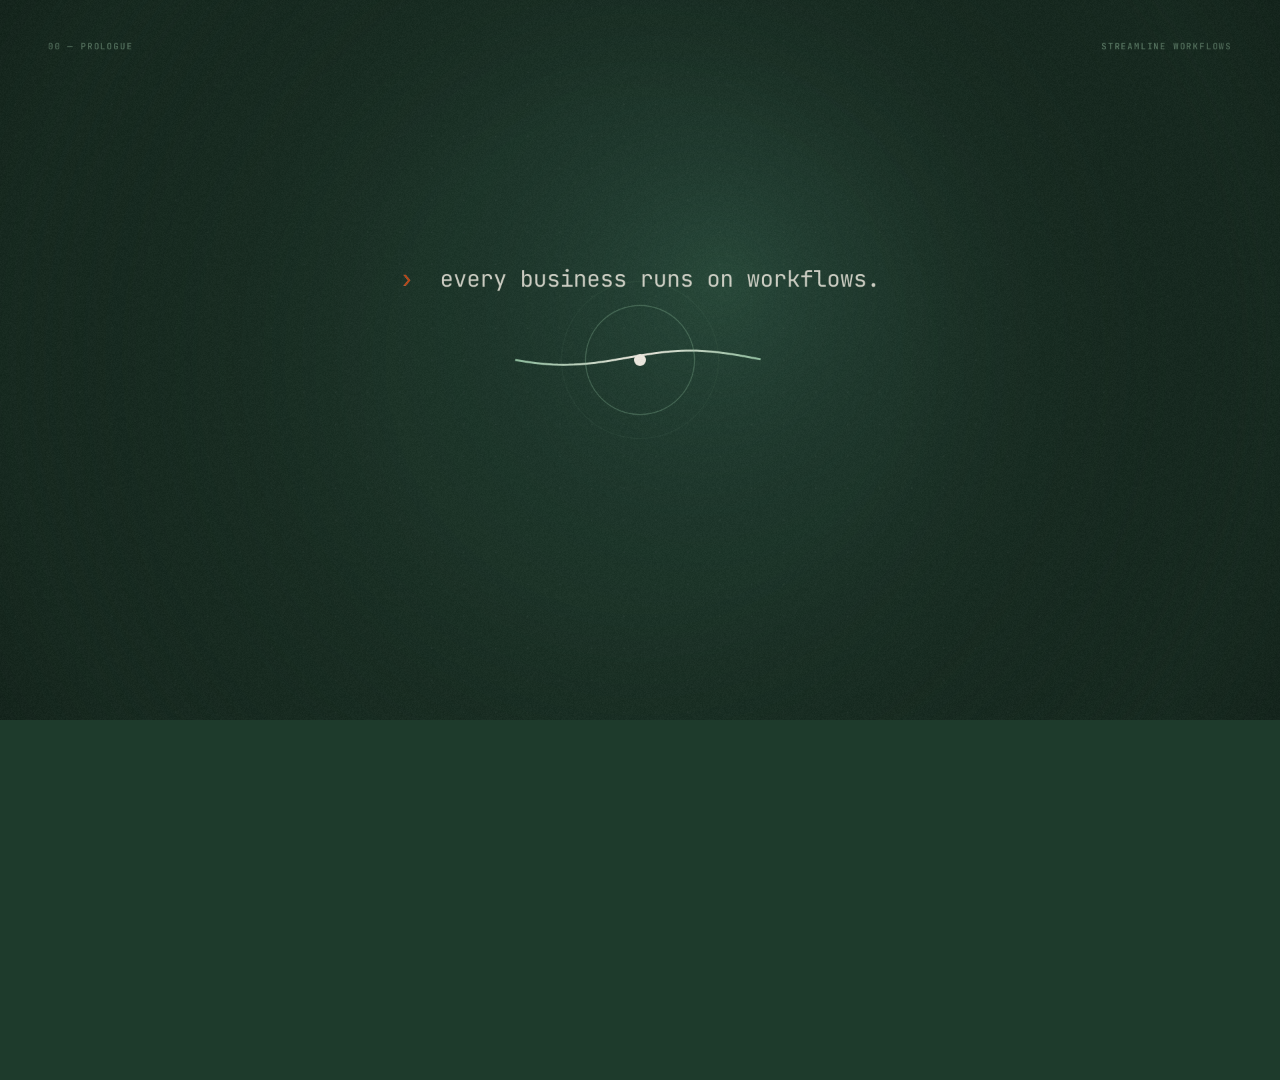
<file: video/index.html>
<!doctype html>
<html lang="en">
<head>
<meta charset="utf-8">
<title>Streamline Workflows Film</title>
<link rel="stylesheet" href="fonts.css">
<style>
  html,body{margin:0;background:#1E3B2C;overflow:hidden}
  #root{position:relative;width:1920px;height:1080px;overflow:hidden;background:#1E3B2C;transform-origin:0 0}
  #root canvas{position:absolute;left:0;top:0}
  #stageWrap{position:absolute;inset:0;perspective:1900px;perspective-origin:50% 46%;pointer-events:none}
  #ui{left:50% !important;top:50% !important;width:1600px;height:900px;display:none;
      box-shadow:0 90px 200px rgba(0,0,0,.45),0 0 0 1px rgba(26,26,23,.08);transform-origin:50% 50%}
</style>
</head>
<body>
<div id="root">
  <canvas id="bg" width="1920" height="1080"></canvas>
  <div id="stageWrap"><canvas id="ui" width="2400" height="1350"></canvas></div>
  <canvas id="fx" width="1920" height="1080"></canvas>
</div>
<script>
/* =====================================================================
   STREAMLINE WORKFLOWS — 60s brand film (v3).
   Hook: friction at full volume. Then: fewer moving parts.
   Every frame is a pure function of t.
   ===================================================================== */
const W=1920,H=1080,CX=960,CY=540,DURATION=60;
const bgC=document.getElementById('bg'),fxC=document.getElementById('fx'),uiC=document.getElementById('ui');
const bg=bgC.getContext('2d'),fx=fxC.getContext('2d'),ui=uiC.getContext('2d');
const UIS=1.5;

/* Brand guidelines v1.0 */
const B={forest:'#1E3B2C',forest2:'#27493A',cream:'#EFEBE1',ember:'#C2410C',sage:'#8FBF9F',ink:'#1A1A17',slate:'#4A4A42',rule:'#DED8CA',paper:'#F7F4EC',muted:'#7A7A6E',white:'#FFFFFF'};
const F={a:'Archivo',s:'"Instrument Serif"',m:'"JetBrains Mono"'};
const COPY={url:'streamline-workflows-site.vercel.app',prompt:'every business runs on workflows.'};

/* ---------- math ---------- */
const clamp=(x,a=0,b=1)=>x<a?a:x>b?b:x;
const lerp=(a,b,k)=>a+(b-a)*k;
const inv=(a,b,x)=>clamp((x-a)/(b-a));
const frac=x=>x-Math.floor(x);
const E={
  lin:x=>x,inCubic:x=>x*x*x,outCubic:x=>1-(1-x)**3,inOutCubic:x=>x<.5?4*x*x*x:1-(-2*x+2)**3/2,
  outQuart:x=>1-(1-x)**4,outQuint:x=>1-(1-x)**5,
  outExpo:x=>x>=1?1:1-2**(-10*x),inExpo:x=>x<=0?0:2**(10*x-10),
  inOutExpo:x=>x<=0?0:x>=1?1:x<.5?2**(20*x-10)/2:(2-2**(-20*x+10))/2,
  outBack:x=>{const c1=1.4,c3=c1+1;return 1+c3*(x-1)**3+c1*(x-1)**2},
  inOutSine:x=>-(Math.cos(Math.PI*x)-1)/2,
};
const spring=(a,f=1.6,d=7)=>a<=0?0:1-Math.exp(-d*a)*Math.cos(f*Math.PI*2*a);
const hash=n=>frac(Math.sin(n*127.1+311.7)*43758.5453);
function rng(seed){return()=>{seed|=0;seed=seed+0x6D2B79F5|0;let t=Math.imul(seed^seed>>>15,1|seed);t=t+Math.imul(t^t>>>7,61|t)^t;return((t^t>>>14)>>>0)/4294967296}}
function rgb(h){const n=parseInt(h.slice(1),16);return[n>>16&255,n>>8&255,n&255]}
function A(h,a){const[r,g,b]=rgb(h);return`rgba(${r},${g},${b},${a})`}
function mix(h1,h2,k,a=1){const p=rgb(h1),q=rgb(h2);return`rgba(${p.map((v,i)=>Math.round(lerp(v,q[i],clamp(k)))).join(',')},${a})`}

/* ---------- type ---------- */
function font(ctx,size,fam=F.a,weight=400,italic=false,ls=0){ctx.font=`${italic?'italic ':''}${weight} ${size}px ${fam}`;ctx.letterSpacing=ls+'px'}
function measure(ctx,str,o){font(ctx,o.size,o.fam||F.a,o.weight??400,o.italic,o.ls||0);return ctx.measureText(str).width}
function reveal(ctx,str,x,y,o){
  const{size=100,fam=F.a,weight=400,italic=false,ls=0,fill=B.ink,align='left',t0=0,st=.03,dur=.8,rise=1.05,
    ez=E.outQuint,out=null,outDur=.45,outSt=.012,clip=true,alpha=1,t=T}=o;
  font(ctx,size,fam,weight,italic,ls);
  const w=ctx.measureText(str).width;
  const x0=align==='center'?x-w/2:align==='right'?x-w:x;
  if(t<t0-.01)return w;
  ctx.save();
  if(clip){ctx.beginPath();ctx.rect(x0-size,y-size*1.08,w+size*2,size*1.42);ctx.clip()}
  ctx.fillStyle=fill;ctx.textBaseline='alphabetic';ctx.textAlign='left';
  for(let i=0;i<str.length;i++){
    const ch=str[i];if(ch===' ')continue;
    const xi=x0+ctx.measureText(str.slice(0,i)).width;
    const p=ez(inv(t0+i*st,t0+i*st+dur,t));
    let dy=(1-p)*size*rise,a=clamp(p*1.5);
    if(out!=null){const q=E.inCubic(inv(out+i*outSt,out+i*outSt+outDur,t));dy-=q*size*rise;a*=1-q}
    if(a<=.002)continue;
    ctx.globalAlpha=a*alpha;ctx.fillText(ch,xi,y+dy);
  }
  ctx.restore();return w;
}
function runs(ctx,parts,cx,y,common){
  const ws=parts.map(p=>measure(ctx,p.s,{...common,...p}));const tot=ws.reduce((a,b)=>a+b,0);let x=cx-tot/2;
  parts.forEach((p,i)=>{reveal(ctx,p.s,x,y,{...common,...p});x+=ws[i]});return tot;
}
function rr(ctx,x,y,w,h,r){ctx.beginPath();ctx.roundRect(x,y,w,h,r)}
function dot(ctx,x,y,r,col,a=1){if(r<=.05||a<=0)return;const ga=ctx.globalAlpha;ctx.globalAlpha=ga*a;ctx.fillStyle=col;ctx.beginPath();ctx.arc(x,y,r,0,7);ctx.fill();ctx.globalAlpha=ga}
function pill(ctx,l,r_,y,h,col,a=1){if(r_-l<.5||a<=0)return;const ga=ctx.globalAlpha;ctx.globalAlpha=ga*a;ctx.fillStyle=col;rr(ctx,l,y-h/2,Math.max(h,r_-l),h,h/2);ctx.fill();ctx.globalAlpha=ga}
function glyph(ctx,kind,s,col,lw=.09){
  ctx.save();ctx.scale(s,s);ctx.strokeStyle=col;ctx.fillStyle=col;ctx.lineWidth=lw;ctx.lineCap='round';ctx.lineJoin='round';
  const P=(pts,close=true,fill=false)=>{ctx.beginPath();pts.forEach(([x,y],i)=>i?ctx.lineTo(x,y):ctx.moveTo(x,y));if(close)ctx.closePath();fill?ctx.fill():ctx.stroke()};
  switch(kind){
    case'bolt':P([[.08,-.46],[-.26,.06],[-.01,.06],[-.1,.46],[.27,-.09],[.02,-.09]],true,true);break;
    case'cond':P([[0,-.4],[.4,0],[0,.4],[-.4,0]]);ctx.beginPath();ctx.arc(0,0,.08,0,7);ctx.fill();break;
    case'send':P([[-.36,0],[.3,0]],false);P([[.08,-.22],[.32,0],[.08,.22]],false);break;
    case'mail':rr(ctx,-.4,-.28,.8,.56,.08);ctx.stroke();P([[-.36,-.22],[0,.04],[.36,-.22]],false);break;
    case'chat':rr(ctx,-.4,-.32,.8,.52,.14);ctx.stroke();P([[-.18,.2],[-.26,.38],[.0,.2]],false);for(let k=-1;k<=1;k++){ctx.beginPath();ctx.arc(k*.16,-.06,.05,0,7);ctx.fill()}break;
    case'doc':P([[-.3,-.42],[.12,-.42],[.3,-.24],[.3,.42],[-.3,.42]]);P([[-.14,-.06],[.16,-.06]],false);P([[-.14,.1],[.16,.1]],false);P([[-.14,.26],[.06,.26]],false);break;
    case'cal':rr(ctx,-.38,-.32,.76,.7,.08);ctx.stroke();P([[-.38,-.12],[.38,-.12]],false);P([[-.18,-.44],[-.18,-.24]],false);P([[.18,-.44],[.18,-.24]],false);break;
    case'db':ctx.beginPath();ctx.ellipse(0,-.28,.34,.12,0,0,7);ctx.stroke();P([[-.34,-.28],[-.34,.28]],false);P([[.34,-.28],[.34,.28]],false);
      ctx.beginPath();ctx.ellipse(0,.28,.34,.12,0,0,Math.PI);ctx.stroke();ctx.beginPath();ctx.ellipse(0,0,.34,.12,0,0,Math.PI);ctx.stroke();break;
    case'card':rr(ctx,-.42,-.28,.84,.56,.08);ctx.stroke();ctx.fillRect(-.42,-.16,.84,.1);break;
    case'bell':ctx.beginPath();ctx.moveTo(-.3,.22);ctx.quadraticCurveTo(-.24,.12,-.24,-.04);ctx.arc(0,-.04,.24,Math.PI,0);ctx.quadraticCurveTo(.24,.12,.3,.22);ctx.closePath();ctx.stroke();ctx.beginPath();ctx.arc(0,.32,.07,0,7);ctx.fill();break;
    case'grid':rr(ctx,-.38,-.34,.76,.68,.06);ctx.stroke();P([[-.38,-.1],[.38,-.1]],false);P([[-.38,.12],[.38,.12]],false);P([[-.12,-.34],[-.12,.34]],false);P([[.12,-.34],[.12,.34]],false);break;
    case'check':P([[-.3,0],[-.08,.22],[.32,-.2]],false);break;
    case'clock':ctx.beginPath();ctx.arc(0,0,.36,0,7);ctx.stroke();P([[0,-.2],[0,0],[.16,.1]],false);break;
    case'box':P([[-.36,-.18],[0,-.38],[.36,-.18],[.36,.22],[0,.42],[-.36,.22]]);P([[-.36,-.18],[0,.02],[.36,-.18]],false);P([[0,.02],[0,.42]],false);break;
  }
  ctx.restore();
}
function cursor(ctx,x,y,s=1,a=1){
  ctx.save();ctx.translate(x,y);ctx.scale(1.35*s,1.35*s);ctx.globalAlpha=a;
  ctx.beginPath();[[0,0],[0,26],[7,20],[12,31],[16,29],[11,18.5],[20,18.5]].forEach(([px,py],i)=>i?ctx.lineTo(px,py):ctx.moveTo(px,py));ctx.closePath();
  ctx.shadowColor='rgba(0,0,0,.35)';ctx.shadowBlur=10;ctx.shadowOffsetY=4;ctx.fillStyle=B.ink;ctx.fill();ctx.shadowColor='transparent';
  ctx.lineWidth=1.6;ctx.strokeStyle=B.white;ctx.stroke();ctx.restore();
}

/* ---------- the mark (viewBox 100: nodes r7 at cols 18/44/70, rows 22/50/78; bar 37→84) ---------- */
const MK_DOTS=[[18,22],[44,22],[70,22],[18,50],[18,78],[44,78],[70,78]];
function lockGeom(ctx,size,cx,cy){
  const S=size*.76/44, tw=measure(ctx,'Streamline',{size,weight:700,ls:-size*.035}), gap=size*28/44;
  const total=73*S+gap+tw, left=cx-total/2;
  return{S,size,cy,mx:left+39*S,my:cy,textX:left+73*S+gap};
}
function drawLockText(ctx,G,t0,{out=null,t=T,name=B.forest,sub=B.muted}={}){
  const size=G.size;
  reveal(ctx,'Streamline',G.textX,G.cy-.1*size,{size,weight:700,ls:-size*.035,fill:name,t0,st:.035,dur:.8,out,t});
  reveal(ctx,'WORKFLOWS',G.textX+2,G.cy+.37*size,{size:size*.341,fam:F.m,ls:size*.341*.3,fill:sub,t0:t0+.35,st:.04,dur:.6,out:out!=null?out+.05:null,t});
}
function drawMark(ctx,M0x,M0y,S,{dotCol=B.forest,barCol=B.ember,sc=[1,1,1,1,1,1,1],barL=37,barR=84,alpha=1}={}){
  MK_DOTS.forEach(([u,v],i)=>dot(ctx,M0x+(u-50)*S,M0y+(v-50)*S,7*S*sc[i],dotCol,alpha));
  if(barR>barL)pill(ctx,M0x+(barL-50)*S,M0x+(barR-50)*S,M0y,14*S,barCol,alpha);
}

const GRAIN=[...Array(6)].map((_,k)=>{const c=document.createElement('canvas');c.width=c.height=256;const g=c.getContext('2d');const d=g.createImageData(256,256);const r=rng(99+k);
  for(let i=0;i<d.data.length;i+=4){const v=r()*255;d.data[i]=d.data[i+1]=d.data[i+2]=v;d.data[i+3]=255}g.putImageData(d,0,0);return c});
let T=0,FI=0;

/* =====================================================================
   GROUND
   ===================================================================== */
function onForest(t){return t<13.2||(t>=21.4&&t<29.2)||(t>=33.8&&t<38)||(t>=47.65&&t<53.7)}
function drawBG(t){
  bg.setTransform(1,0,0,1,0,0);bg.globalAlpha=1;
  bg.fillStyle=(onForest(t)||(t>=38&&t<43))&&!(t>=47.35&&t<54)?B.forest:B.cream;bg.fillRect(0,0,W,H);
  if(t<13.2){ // hook atmosphere
    const chaos=inv(3.6,4.2,t)*(1-inv(12.4,13.2,t));
    const g=bg.createRadialGradient(CX+Math.sin(t*.3)*200,CY-120,0,CX,CY,950);
    g.addColorStop(0,chaos>.01?mix(B.forest2,'#5A2A12',chaos*.55,.9):A(B.forest2,.9));g.addColorStop(1,'rgba(0,0,0,0)');bg.fillStyle=g;bg.fillRect(0,0,W,H);
    const off=(t*10)%48;bg.fillStyle=A(B.cream,.06);
    for(let x=-48+off;x<W+48;x+=48)for(let y=-48+off*.5;y<H+48;y+=48)bg.fillRect(x,y,2,2);
  }
  if(t>=47.35&&t<54.0){ // v2 device ground
    bg.fillStyle=B.forest;
    if(t<47.95){const k=E.inOutExpo(inv(47.35,47.95,t));bg.fillRect(0,H*(1-k),W,H*k)}
    else if(t<53.4)bg.fillRect(0,0,W,H);
    else{const h=H*(1-E.inOutExpo(inv(53.4,54.0,t)));const c=CY-70*E.inOutExpo(inv(53.35,54.25,t));bg.fillRect(0,c-h/2,W,h)}
  }
}

/* =====================================================================
   00 PROLOGUE (0–4)
   ===================================================================== */
function sPrologue(t){
  const k3=inv(3.0,4.0,t),fade=1-inv(3.85,4.15,t);
  const L=E.inOutCubic(inv(1.9,3.0,t))*1150;
  bg.save();bg.globalAlpha=fade;
  if(L>1){
    for(let j=0;j<7;j++){
      if(j>0&&k3<=0)break;
      bg.beginPath();
      for(let x=-L;x<=L;x+=8){
        const env=Math.sin(Math.PI*(x+L)/(2*L));
        const calm=Math.sin(x*.008-t*4)*22*env;
        const ch=k3*k3*(Math.sin(x*.021*(1+j*.35)+t*(9+j)+j*2)*110+Math.sin(x*.063+j*5-t*14)*46)*env*(j===0?.5:1);
        const y=CY+calm+ch*(1+j*.12);
        x===-L?bg.moveTo(CX+x,y):bg.lineTo(CX+x,y);
      }
      const g=bg.createLinearGradient(CX-L,0,CX+L,0);
      if(j===0){g.addColorStop(0,mix(B.sage,B.ember,k3));g.addColorStop(.5,mix(B.cream,B.ember,k3*.7));g.addColorStop(1,mix(B.sage,B.ember,k3))}
      else{g.addColorStop(0,A(B.ember,.9));g.addColorStop(1,A(B.cream,.5))}
      bg.strokeStyle=g;bg.lineWidth=j===0?3:1.6;bg.globalAlpha=fade*(j===0?1:k3*.85);bg.stroke();
    }
  }
  bg.globalAlpha=fade;
  for(let b=.5;b<4;b+=.5){const a=t-b;if(a>0&&a<.9){bg.strokeStyle=A(B.sage,(1-a/.9)*.5);bg.lineWidth=1.5;bg.beginPath();bg.arc(CX,CY,8+E.outCubic(a/.9)*110,0,7);bg.stroke()}}
  const dr=9*clamp(spring(t-.2,1.4,6),0,1.4);
  const jx=k3*(hash(FI)-.5)*18,jy=k3*(hash(FI+7)-.5)*18;
  if(dr>0){bg.fillStyle=B.cream;bg.beginPath();bg.arc(CX+jx,CY+jy,dr,0,7);bg.fill()}
  bg.restore();
  const s=COPY.prompt,n=Math.floor(inv(.6,1.85,t)*s.length);
  if(t>.45){
    font(fx,34,F.m,400,false,0);
    const full=fx.measureText('›  '+s).width,x0=CX-full/2,y=CY-110;
    const shown='›  '+s.slice(0,n);
    const draw=(dx,col)=>{fx.fillStyle=col;fx.fillText(shown,x0+dx,y)};
    fx.save();fx.globalAlpha=fade*clamp((t-.45)/.2);
    if(k3>0){draw(k3*22*(hash(FI*3)-.2),A(B.ember,.8));draw(-k3*22*hash(FI*5),A(B.sage,.8))}
    draw(0,A(B.cream,.85));
    fx.fillStyle=B.ember;fx.fillText('›',x0,y);
    if(n<s.length||Math.floor(t*2.2)%2===0){const cw=fx.measureText(shown).width;fx.fillStyle=B.ember;fx.fillRect(x0+cw+6,y-28,16,34)}
    fx.restore();
  }
}

/* =====================================================================
   01 FRICTION (4–13.2)
   ===================================================================== */
const CH_NODES=(()=>{const r=rng(7);return[...Array(46)].map(()=>({x:r()*W,y:r()*H,ax:30+r()*90,ay:30+r()*90,fx:.3+r()*1.1,fy:.3+r()*1.1,p:r()*6.28}))})();
const CH_CARDS=(()=>{
  const list=[
    ['Quotes rebuilt in three systems','SALES · 2m ago','doc',3],
    ['Where is the latest job sheet?','CHAT · now','chat',12],
    ['Reporting due tonight — again','REMINDER · 9:00','bell',0],
    ['Order #1042 retyped (again)','OPS · 1m','grid',0],
    ['Approval stuck · 3 days','APPROVALS','doc',5],
    ['Copy row 48 into the CRM','TODO · overdue','grid',0],
    ['Who owns this handoff?','CHAT · #ops','chat',27],
    ['Invoice #2291 needs sign-off','FINANCE','card',2],
    ['Job status: unknown','OPS','box',1],
    ['Update the tracker (again)','TODO','grid',0],
    ['Can you resend that?','MAIL · 4m ago','mail',8],
    ['14 unread in #ops','CHAT','chat',14],
    ['Which version is final??','DOCS','doc',0],
    ['Sync to discuss the sync','CALENDAR','cal',0],
    ['Export, paste, reformat','SHEETS','grid',0],
    ['Following up on my follow-up','MAIL','mail',6],
  ];
  const r=rng(11);
  const spots=[[.2,.18],[.72,.14],[.08,.62],[.78,.7],[.42,.08],[.6,.86],[.18,.88],[.86,.38],[.02,.34],[.5,.74],[.3,.5],[.66,.42],[.12,.08],[.82,.9],[.36,.3],[.54,.2]];
  return list.map((c,i)=>({title:c[0],sub:c[1],icon:c[2],badge:c[3],
    x:spots[i][0]*W+(r()-.5)*60,y:spots[i][1]*H+(r()-.5)*40,rot:(r()-.5)*.14,t0:4.15+i*.46+r()*.12,dx:(r()-.5)*40,dy:(r()-.5)*30}));
})();
const SLAMS=[[4.0,'Tabs.'],[5.0,'Pings.'],[6.0,'Handoffs.'],[7.0,'Spreadsheets.'],[8.0,'Follow-ups.'],[9.0,'Copy.'],[9.5,'Paste.'],[10.0,'Retype.'],[10.5,'Repeat.'],[11.0,'Repeat.'],[11.25,'Repeat.'],[11.5,'Repeat.'],[11.75,'Repeat.']];
function drawCard(ctx,c,alpha){
  font(ctx,24,F.a,500);const tw=ctx.measureText(c.title).width;const w=tw+122,h=82;
  ctx.save();ctx.globalAlpha=alpha;
  ctx.shadowColor='rgba(0,0,0,.4)';ctx.shadowBlur=30;ctx.shadowOffsetY=14;
  ctx.fillStyle=B.paper;ctx.fillRect(-w/2,-h/2,w,h);ctx.shadowColor='transparent';
  ctx.strokeStyle=B.rule;ctx.lineWidth=1.5;ctx.strokeRect(-w/2,-h/2,w,h);
  ctx.fillStyle=A(B.forest,.1);ctx.fillRect(-w/2+16,-22,44,44);
  ctx.save();ctx.translate(-w/2+38,0);glyph(ctx,c.icon,26,B.forest,.1);ctx.restore();
  ctx.fillStyle=B.ink;font(ctx,24,F.a,500,false,-.3);ctx.fillText(c.title,-w/2+76,-4);
  font(ctx,13,F.m,500,false,1.5);ctx.fillStyle=B.muted;ctx.fillText(c.sub,-w/2+76,22);
  if(c.badge){const bw=c.badge>9?38:28;rr(ctx,w/2-bw/2-6,-h/2-12,bw,26,13);ctx.fillStyle=B.ember;ctx.fill();
    font(ctx,15,F.m,500);ctx.fillStyle=B.white;ctx.textAlign='center';ctx.fillText(c.badge,w/2-6,-h/2+6);ctx.textAlign='left'}
  ctx.restore();
}
function sChaos(t){
  const inA=inv(3.9,4.3,t);
  const k=E.inExpo(inv(12.0,13.2,t));
  const rot=k*4,jit=inv(8.5,12,t)**2;
  const P=CH_NODES.map((n,i)=>{let x=n.x+Math.sin(t*n.fx+n.p)*n.ax+Math.sin(t*9+i)*jit*10,y=n.y+Math.cos(t*n.fy+n.p)*n.ay+Math.cos(t*8+i*2)*jit*10;
    const ang=Math.atan2(y-CY,x-CX)+rot*(1+i%3*.2),r=Math.hypot(x-CX,y-CY)*(1-k);return[CX+Math.cos(ang)*r,CY+Math.sin(ang)*r]});
  bg.save();bg.globalAlpha=inA*(1-inv(12.9,13.2,t));bg.lineWidth=1.2;
  for(let i=0;i<P.length;i++)for(let j=i+1;j<P.length;j++){
    const d=Math.hypot(P[i][0]-P[j][0],P[i][1]-P[j][1]);if(d>300)continue;
    bg.strokeStyle=A(B.ember,(1-d/300)*.45);bg.beginPath();bg.moveTo(P[i][0],P[i][1]);
    const mx=(P[i][0]+P[j][0])/2+Math.sin(t*3+i)*40,my=(P[i][1]+P[j][1])/2+Math.cos(t*3+j)*40;bg.quadraticCurveTo(mx,my,P[j][0],P[j][1]);bg.stroke()}
  for(const p of P)dot(bg,p[0],p[1],3.2,B.cream,.8);
  bg.restore();
  for(const c of CH_CARDS){
    if(t<c.t0)continue;const a=t-c.t0;const s=clamp(spring(a,1.7,7),0,1.3);
    let x=c.x+c.dx*a*.3+Math.sin(t*23+c.t0*9)*jit*9,y=c.y+c.dy*a*.3+Math.cos(t*19+c.t0*7)*jit*9;
    const ang=Math.atan2(y-CY,x-CX)+rot,r=Math.hypot(x-CX,y-CY)*(1-k);x=CX+Math.cos(ang)*r;y=CY+Math.sin(ang)*r;
    bg.save();bg.translate(x,y);bg.rotate(c.rot+Math.sin(a*3)*.02+k*3);bg.scale(lerp(.6,1,s)*(1-k*.9),lerp(.6,1,s)*(1-k*.9));
    drawCard(bg,c,clamp(a*5)*(1-inv(12.9,13.2,t)));bg.restore();
  }
  if(t>=4&&t<12){
    let idx=0;for(let i=0;i<SLAMS.length;i++)if(t>=SLAMS[i][0])idx=i;
    const[t0,word]=SLAMS[idx];const a=t-t0;
    const sc=1+.32*Math.exp(-a*13);
    fx.save();fx.fillStyle=A(B.ember,.10*Math.exp(-a*9));fx.fillRect(0,0,W,H);
    fx.translate(CX,CY+70);fx.scale(sc,sc);
    font(fx,word.length>10?180:215,F.a,700,false,-9);fx.textAlign='center';
    const off=4+14*Math.exp(-a*9);
    fx.globalAlpha=clamp(a/.04);
    fx.shadowColor='rgba(0,0,0,.5)';fx.shadowBlur=60;fx.fillStyle='rgba(0,0,0,.3)';fx.fillText(word,0,10);fx.shadowBlur=0;
    fx.fillStyle=A(B.ember,.95);fx.fillText(word,off,0);fx.fillStyle=A(B.sage,.7);fx.fillText(word,-off,0);
    fx.fillStyle=B.cream;fx.fillText(word,0,0);
    fx.restore();
  }
  const hud=inA*(1-inv(11.9,12.4,t));
  if(hud>0){
    fx.save();fx.globalAlpha=hud;
    font(fx,15,F.m,500,false,3);fx.fillStyle=B.sage;fx.fillText('HOURS LOST THIS WEEK',90,190);
    fx.textAlign='right';fx.fillText('UNREAD',W-90,190);
    font(fx,76,F.m,500,false,-2);fx.fillStyle=B.ember;fx.textAlign='left';
    fx.fillText(String(Math.floor(E.inCubic(inv(4.2,11.6,t))*9)).padStart(2,'0')+'h',90,270);
    fx.textAlign='right';fx.fillText(String(Math.floor(lerp(0,312,E.inCubic(inv(4.2,12,t))))),W-90,270);
    fx.restore();
  }
}

/* =====================================================================
   02 THE TRUTH (13.2–16)
   ===================================================================== */
function sTruth(t){
  reveal(fx,'Your business already works.',CX,CY-40,{size:124,fam:F.s,fill:B.ink,align:'center',t0:13.3,st:.018,dur:.7,out:15.55,outSt:.008,t});
  runs(fx,[{s:'It just works '},{s:'too hard',italic:true,fill:B.ember},{s:'.'}],CX,CY+110,{size:124,fam:F.s,fill:B.ink,t0:14.35,st:.03,dur:.7,out:15.65,outSt:.01,t});
}

/* =====================================================================
   03 IDENTITY (16–21.45) — the mark assembles, then we dive into a node
   ===================================================================== */
const BURST=(()=>{const r=rng(21);return[...Array(90)].map(()=>({a:r()*6.283,v:600+r()*1600,l:8+r()*30,c:r()<.25?B.ember:B.forest}))})();
function sLogo(t){
  const a=t-16;
  if(a>0&&a<1.4){ // shockwave
    const R=E.outExpo(a/1.3)*1400;bg.strokeStyle=A(B.forest,.35*(1-a/1.4));bg.lineWidth=24*(1-a/1.4)+1;bg.beginPath();bg.arc(CX,CY,R,0,7);bg.stroke();
    for(const p of BURST){const d=p.v*(1-Math.exp(-a*3))/3,x=CX+Math.cos(p.a)*d,y=CY+Math.sin(p.a)*d,l=p.l*Math.exp(-a*2);
      bg.strokeStyle=p.c;bg.globalAlpha=clamp(1-a/1.3);bg.lineWidth=2.5;bg.beginPath();bg.moveTo(x,y);bg.lineTo(x-Math.cos(p.a)*l*3,y-Math.sin(p.a)*l*3);bg.stroke()}
    bg.globalAlpha=1;
  }
  const G=lockGeom(fx,132,CX,CY-30);
  const tl=[G.mx+(18-50)*G.S,G.my+(22-50)*G.S];
  const z=Math.exp(E.inExpo(inv(20.55,21.42,t))*Math.log(120));
  fx.save();
  if(z>1.0001){fx.translate(tl[0],tl[1]);fx.scale(z,z);fx.translate(-tl[0],-tl[1])}
  // 7 nodes fly in from the frame edge, plus the two middle nodes that will fuse
  const pts=[...MK_DOTS,[44,50],[70,50]];
  const fuse=E.inOutExpo(inv(16.72,17.1,t));
  pts.forEach(([u,v],i)=>{
    const t0=16.0+i*.045,k=E.outBack(inv(t0,t0+.7,t));if(k<=0)return;
    const ang=i*2.4+.5,fx0=CX+Math.cos(ang)*1300,fy0=CY+Math.sin(ang)*900;
    const x=lerp(fx0,G.mx+(u-50)*G.S,k),y=lerp(fy0,G.my+(v-50)*G.S,k);
    if(i>=7){ // middle row: slides into the bar
      if(fuse>=1)return;
      dot(fx,lerp(x,G.mx+(60-50)*G.S,fuse),y,7*G.S*(1-fuse*.3),i===7?B.forest:B.forest);return}
    const colr=i===0&&z>1.5?B.forest:B.forest;
    dot(fx,x,y,7*G.S,colr);
  });
  if(fuse>0)pill(fx,G.mx+(37-50)*G.S,G.mx+(lerp(51,84,fuse)-50)*G.S,G.my,14*G.S,mix(B.forest,B.ember,fuse));
  const ta=1-inv(20.4,20.7,t);
  fx.globalAlpha=ta;
  drawLockText(fx,G,17.05,{t});
  reveal(fx,'PROCESS AUTOMATION · PRODUCT DEVELOPMENT · DIGITAL MARKETING',CX,CY+160,{size:17,fam:F.m,weight:500,ls:2.6,fill:B.muted,align:'center',t0:17.9,st:.008,dur:.5,t});
  fx.globalAlpha=1;
  fx.restore();
}

/* =====================================================================
   04 AUTOMATION (21.4–29.2) — 3D product: order-to-invoice workflow
   ===================================================================== */
const NW=250,NH=92;
const TYPES={trigger:{c:B.ember,g:'bolt'},step:{c:B.forest,g:'box'},cond:{c:B.forest,g:'cond'},action:{c:B.forest,g:'send'},delay:{c:B.muted,g:'clock'}};
const NODES={
  n1:{x:300,y:404,type:'trigger',title:'New order',sub:'TRIGGER · web form',t0:21.85},
  n2:{x:640,y:404,type:'step',title:'Check stock',sub:'STEP · inventory',t0:23.25},
  n3:{x:980,y:404,type:'cond',title:'In stock?',sub:'CONDITION',t0:23.62},
  n4:{x:1300,y:214,type:'action',title:'Send invoice',sub:'ACTION · accounts',t0:23.98},
  n5:{x:1300,y:594,type:'action',title:'Reorder stock',sub:'ACTION · supplier',t0:24.18},
};
const EDGES=[['n1','n2',23.3],['n2','n3',23.68],['n3','n4',24.03,'yes'],['n3','n5',24.23,'no']];
const SIDE=[['trigger','Trigger'],['step','Step'],['cond','Condition'],['action','Action'],['delay','Delay']];
function ePts(a,b){const A_=NODES[a],Bn=NODES[b];const x0=A_.x+NW,y0=A_.y+NH/2,x1=Bn.x,y1=Bn.y+NH/2,dx=(x1-x0)*.55;return[x0,y0,x0+dx,y0,x1-dx,y1,x1,y1]}
function bez(P,s){const u=1-s;return[u*u*u*P[0]+3*u*u*s*P[2]+3*u*s*s*P[4]+s*s*s*P[6],u*u*u*P[1]+3*u*u*s*P[3]+3*u*s*s*P[5]+s*s*s*P[7]]}
const RUN0=25.0,RUNGAP=.5,SEG=.28;
const RUNS=[...Array(9)].map((_,k)=>({t0:RUN0+k*RUNGAP,br:hash(k*3.1)>.3?'n4':'n5',order:1042+k}));
function camKey(t){
  const K=[[21.45,{rx:48,ry:-26,rz:10,s:2.0,tx:0,ty:40}],[22.3,{rx:20,ry:-12,rz:3,s:1.32,tx:330,ty:10}],[23.4,{rx:19,ry:-12,rz:3,s:1.12,tx:180,ty:0}],[24.3,{rx:18,ry:-8,rz:2,s:.94,tx:50,ty:-70}],
    [25.6,{rx:18,ry:-8,rz:2,s:.94,tx:60,ty:-130}],[27.2,{rx:14,ry:10,rz:-2,s:.96,tx:80,ty:-140}],[28.6,{rx:16,ry:6,rz:-1,s:.95,tx:60,ty:-130}]];
  if(t<=K[0][0])return{...K[0][1]};
  for(let i=0;i<K.length-1;i++){if(t<=K[i+1][0]){const k=E.inOutSine(inv(K[i][0],K[i+1][0],t));const r={};for(const p in K[i][1])r[p]=lerp(K[i][1][p],K[i+1][1][p],k);return r}}
  return{...K[K.length-1][1]};
}
function curPos(t){
  const key=[[22.2,820,760],[22.55,110,203],[22.65,110,203],[23.2,765,450],[23.4,775,455],[24.3,860,560],[24.7,1505,33],[24.95,1505,33],[25.4,1600,120]];
  if(t<key[0][0])return key[0].slice(1);
  for(let i=0;i<key.length-1;i++)if(t<=key[i+1][0]){const k=E.inOutCubic(inv(key[i][0],key[i+1][0],t));return[lerp(key[i][1],key[i+1][1],k),lerp(key[i][2],key[i+1][2],k)]}
  return key[key.length-1].slice(1);
}
function drawNode(ctx,n,{scale=1,alpha=1,flash=0,done=false}){
  const ty=TYPES[n.type];
  ctx.save();ctx.translate(n.x+NW/2,n.y+NH/2);ctx.scale(scale,scale);ctx.globalAlpha=alpha;
  ctx.shadowColor=`rgba(30,59,44,${.1+.25*flash})`;ctx.shadowBlur=20+30*flash;ctx.shadowOffsetY=6;
  ctx.fillStyle=B.white;ctx.fillRect(-NW/2,-NH/2,NW,NH);ctx.shadowColor='transparent';
  ctx.strokeStyle=flash>.05?mix(B.rule,ty.c,flash):B.rule;ctx.lineWidth=1.5+2*flash;ctx.strokeRect(-NW/2,-NH/2,NW,NH);
  ctx.fillStyle=A(ty.c,.1+.15*flash);ctx.fillRect(-NW/2+16,-24,48,48);
  ctx.save();ctx.translate(-NW/2+40,0);glyph(ctx,ty.g,28,ty.c,.1);ctx.restore();
  font(ctx,23,F.a,600,false,-.4);ctx.fillStyle=B.ink;ctx.textAlign='left';ctx.fillText(n.title,-NW/2+80,-2);
  font(ctx,12,F.m,500,false,1);ctx.fillStyle=B.muted;ctx.fillText(n.sub,-NW/2+80,22);
  ctx.fillStyle=B.white;ctx.strokeStyle=ty.c;ctx.lineWidth=2;
  if(n.type!=='trigger'){ctx.beginPath();ctx.arc(-NW/2,0,6,0,7);ctx.fill();ctx.stroke()}
  if(n.type!=='action'){ctx.beginPath();ctx.arc(NW/2,0,6,0,7);ctx.fill();ctx.stroke()}
  if(done){ctx.fillStyle=A(B.forest,.12);ctx.beginPath();ctx.arc(NW/2-18,-NH/2+18,10,0,7);ctx.fill();ctx.save();ctx.translate(NW/2-18,-NH/2+18);glyph(ctx,'check',16,B.forest,.16);ctx.restore()}
  ctx.restore();
}
function drawUI(t){
  const c=ui;c.setTransform(UIS,0,0,UIS,0,0);c.clearRect(0,0,1600,900);c.globalAlpha=1;
  c.fillStyle=B.paper;c.fillRect(0,0,1600,900);
  c.fillStyle=A(B.slate,.12);for(let x=236;x<1600;x+=28)for(let y=78;y<900;y+=28)c.fillRect(x,y,2,2);
  c.fillStyle=B.cream;c.fillRect(0,0,1600,66);c.fillStyle=B.rule;c.fillRect(0,66,1600,1);
  // mini mark in the app chrome
  drawMark(c,52,33,.34);
  font(c,20,F.a,500);c.fillStyle=B.muted;c.fillText('Workflows  /',96,40);const bw=c.measureText('Workflows  /  ').width;c.fillStyle=B.ink;c.fillText('Order to invoice',96+bw,40);
  const done=RUNS.filter(r=>t>=r.t0+3*SEG).length;
  if(t>24.9){c.save();c.globalAlpha=clamp((t-24.9)*3);font(c,12,F.m,500,false,2);c.fillStyle=B.muted;c.textAlign='right';c.fillText('ORDERS TODAY',1290,30);
    font(c,22,F.m,500);c.fillStyle=B.ink;c.fillText(String(212+done),1290,55);c.restore()}
  const press=Math.exp(-Math.max(0,t-24.8)*10)*(t>24.75?1:0),live=t>24.85;
  c.save();c.translate(1505,33);c.scale(1-.08*press,1-.08*press);
  if(!live){c.fillStyle=B.forest;c.fillRect(-62,-19,124,38);font(c,18,F.a,600);c.fillStyle=B.cream;c.fillText('Run',-30,6);c.beginPath();c.moveTo(14,-7);c.lineTo(26,0);c.lineTo(14,7);c.closePath();c.fill()}
  else{c.strokeStyle=B.forest;c.lineWidth=1.5;c.strokeRect(-62,-19,124,38);const pl=.5+.5*Math.sin(t*8);
    dot(c,-30,0,5+pl*1.5,B.ember);dot(c,-30,0,12,B.ember,.2*pl);font(c,18,F.a,600);c.fillStyle=B.forest;c.fillText('Live',-14,6)}
  c.restore();
  c.fillStyle=B.cream;c.fillRect(0,67,220,833);c.fillStyle=B.rule;c.fillRect(220,67,1,833);
  font(c,12,F.m,500,false,2.5);c.fillStyle=B.muted;c.fillText('BLOCKS',26,104);
  SIDE.forEach(([ty,label],i)=>{const k=E.outExpo(inv(21.7+i*.06,22.3+i*.06,t));const y=120+i*60;
    const hl=ty==='step'&&t>22.6&&t<23.3?1:0;
    c.save();c.globalAlpha=k;c.translate((1-k)*-60,0);c.fillStyle=hl?A(B.ember,.1):B.white;c.fillRect(22,y,176,46);
    c.strokeStyle=hl?B.ember:B.rule;c.lineWidth=1.2;c.strokeRect(22,y,176,46);
    c.save();c.translate(46,y+23);glyph(c,TYPES[ty].g,22,TYPES[ty].c,.1);c.restore();
    font(c,17,F.a,500);c.fillStyle=B.slate;c.fillText(label,68,y+29);c.restore()});
  const ph=inv(22.7,22.85,t)*(1-inv(23.2,23.3,t));
  if(ph>0){c.save();c.globalAlpha=ph;c.setLineDash([8,8]);c.lineDashOffset=-t*40;c.strokeStyle=B.ember;c.lineWidth=2;c.strokeRect(640,404,NW,NH);c.restore()}
  for(const[a,b,t0,label]of EDGES){const k=E.inOutCubic(inv(t0,t0+.35,t));if(k<=0)continue;const P=ePts(a,b);
    c.beginPath();for(let i=0;i<=40;i++){const[x,y]=bez(P,i/40*k);i?c.lineTo(x,y):c.moveTo(x,y)}
    c.strokeStyle=A(B.forest,.35);c.lineWidth=3;c.stroke();
    if(label&&k>.6){const[mx,my]=bez(P,.5);c.save();c.globalAlpha=inv(.6,1,k);font(c,12,F.m,500,false,1.5);const lw=c.measureText(label.toUpperCase()).width+18;
      c.fillStyle=B.white;c.fillRect(mx-lw/2,my-12,lw,24);c.strokeStyle=B.rule;c.strokeRect(mx-lw/2,my-12,lw,24);
      c.fillStyle=label==='yes'?B.forest:B.muted;c.textAlign='center';c.fillText(label.toUpperCase(),mx,my+4.5);c.restore()}
  }
  const flash={n1:0,n2:0,n3:0,n4:0,n5:0},arrived={n1:0,n2:0,n3:0,n4:0,n5:0};
  for(const r of RUNS){const arr=[['n1',r.t0],['n2',r.t0+SEG],['n3',r.t0+2*SEG],[r.br,r.t0+3*SEG]];
    for(const[id,ta]of arr)if(t>=ta){flash[id]+=Math.exp(-(t-ta)*5);arrived[id]=1}}
  for(const id in NODES){const n=NODES[id];const a=t-n.t0;if(a<0)continue;
    const s=id==='n2'?lerp(1.06,1,clamp(spring(a,1.8,8),0,1.2)):clamp(spring(a,1.7,7),0,1.3);
    drawNode(c,n,{scale:s,alpha:clamp(a*6),flash:clamp(flash[id]),done:arrived[id]})}
  for(const r of RUNS){const u=(t-r.t0)/SEG;if(u<0||u>3.2)continue;
    const segs=[['n1','n2'],['n2','n3'],['n3',r.br]];
    for(let k=6;k>=0;k--){const uu=u-k*.05;if(uu<0||uu>3)continue;const si=Math.min(2,Math.floor(uu));const P=ePts(...segs[si]);const[x,y]=bez(P,E.inOutSine(uu-si));
      dot(c,x,y,k?6-k*.7:8,B.ember,k?.5-k*.06:1)}}
  const lg=E.outExpo(inv(25.0,25.6,t));
  if(lg>0){c.save();c.globalAlpha=lg;c.translate(0,(1-lg)*40);
    c.fillStyle=B.white;c.fillRect(250,750,1320,128);c.strokeStyle=B.rule;c.strokeRect(250,750,1320,128);
    font(c,12,F.m,500,false,2.5);c.fillStyle=B.muted;c.fillText('RUN LOG',276,778);
    c.save();c.beginPath();c.rect(250,786,1320,88);c.clip();
    const comp=RUNS.filter(r=>t>=r.t0+3*SEG);const last=comp[comp.length-1];
    const sh=last?(1-E.outCubic(inv(last.t0+3*SEG,last.t0+3*SEG+.2,t)))*28:0;
    comp.slice(-4).reverse().forEach((r,j)=>{const y=858-j*28+sh;
      c.globalAlpha=lg*(j===0?1:.55)*(j===3?clamp(1-sh/28):1);c.save();c.translate(286,y-6);glyph(c,'check',16,B.forest,.16);c.restore();
      font(c,17,F.m,400);c.fillStyle=j===0?B.ink:B.slate;
      c.fillText(`09:41:${String(12+RUNS.indexOf(r)*2).padStart(2,'0')}   order_${r.order}   ${r.br==='n4'?'in stock   ›  invoice sent':'low stock  ›  supplier reorder placed'}`,310,y);
      font(c,15,F.m,400);c.fillStyle=B.muted;c.textAlign='right';c.fillText(`${(180+hash(r.order)*260|0)}ms`,1546,y);c.textAlign='left'});
    c.restore();c.restore()}
  if(t>22.65&&t<23.27){const[x,y]=curPos(t);const v=Math.sin(Math.PI*inv(22.65,23.2,t));
    c.save();c.translate(x,y);c.rotate(-.07*v);c.translate(-x,-y);drawNode(c,{...NODES.n2,x:x-NW/2,y:y-NH/2},{scale:1.06,alpha:.95,flash:.3});c.restore()}
  const ca=clamp((t-22.2)*5)*(1-inv(25.2,25.5,t));
  if(ca>0){const[x,y]=curPos(t);const pr=(t>22.55&&t<23.25)||(t>24.72&&t<24.85)?.86:1;cursor(c,x,y,pr,ca)}
}
function sBuild(t){
  const on=t>=21.4&&t<29.3;
  uiC.style.display=on?'block':'none';
  if(!on)return;
  drawUI(t);
  const k=camKey(t);
  const whip=E.inExpo(inv(28.6,29.2,t));
  const intro=1-E.outExpo(inv(21.4,22.3,t));
  const tx=k.tx-whip*2800,ry=k.ry-whip*28;
  uiC.style.transform=`translate(-50%,-50%) translate3d(${tx}px,${k.ty}px,0) rotateX(${k.rx}deg) rotateY(${ry}deg) rotateZ(${k.rz}deg) scale(${k.s})`;
  uiC.style.opacity=clamp((t-21.4)*10);
  uiC.style.filter=whip>0.01?`blur(${whip*36}px)`:(intro>0.02?`blur(${intro*6}px)`:'none');
  const sc=fx.createLinearGradient(0,H,0,H-480);sc.addColorStop(0,A(B.forest,.97));sc.addColorStop(1,A(B.forest,0));
  fx.fillStyle=sc;fx.globalAlpha=inv(25.0,25.4,t)*(1-whip);fx.fillRect(0,0,W,H);fx.globalAlpha=1;
  reveal(fx,'PILLAR 01',110,840,{size:17,fam:F.m,weight:500,ls:2.4,fill:B.sage,t0:25.2,st:.02,dur:.5,out:28.35,t});
  reveal(fx,'Process automation.',110,950,{size:108,fam:F.s,fill:B.cream,t0:25.3,st:.025,dur:.8,out:28.38,t});
  reveal(fx,'Every role, every repetitive handoff. We find the hours and give them back.',114,1008,{size:26,fill:A(B.cream,.8),t0:25.65,st:.006,dur:.5,out:28.42,outSt:.002,t});
}

/* =====================================================================
   05 PRODUCT (29.2–33.8) — nodes open into a working tool
   ===================================================================== */
function sProduct(t){
  const t0=29.3,out=33.35;
  const sl=(1-E.outExpo(inv(29.2,29.8,t)))*900;
  fx.save();fx.translate(sl,0);
  reveal(fx,'PILLAR 02',140,352,{size:17,fam:F.m,weight:500,ls:2.4,fill:B.ember,t0,st:.02,dur:.5,out,t});
  reveal(fx,'Product',140,480,{size:132,fam:F.s,fill:B.ink,t0:t0+.05,st:.03,dur:.8,out,t});
  reveal(fx,'development.',140,600,{size:132,fam:F.s,fill:B.ink,t0:t0+.18,st:.03,dur:.8,out:out+.03,t});
  ['Web-based tools built around how','the business actually runs,','not a template.'].forEach((l,i)=>reveal(fx,l,142,680+i*42,{size:28,fill:B.slate,t0:t0+.5+i*.08,st:.006,dur:.5,out:out+.05,outSt:.002,t}));
  // board
  const X=900,Y=190,Wd=880,Hd=700;
  const fr=E.inOutExpo(inv(t0+.1,t0+.7,t))*(1-E.inCubic(inv(out,out+.4,t)));
  if(fr>0){
    fx.fillStyle=B.forest;fx.fillRect(X+Wd*(1-fr)/2,Y,Wd*fr,Hd);
    fx.save();fx.beginPath();fx.rect(X,Y,Wd,Hd);fx.clip();
    const ga=inv(.7,1,fr);fx.globalAlpha=ga;
    [0,1,2].forEach(i=>dot(fx,X+26+i*18,Y+26,5,A(B.cream,.45)));font(fx,13,F.m,500,false,2);fx.fillStyle=A(B.cream,.55);fx.fillText('OPERATIONS BOARD',X+94,Y+31);
    fx.fillStyle=A(B.cream,.12);fx.fillRect(X,Y+52,Wd,1);
    const blk=(i,x,y,w,h)=>{const s0=t0+.6+i*.08;const k=E.outQuart(inv(s0,s0+.5,t));if(k<=0)return 0;
      const sx=X+Wd/2+Math.cos(i*2.3)*600,sy=Y+Hd/2+Math.sin(i*1.7)*420;
      const m=E.inOutCubic(inv(.45,1,k)),p=E.outCubic(inv(0,.6,k));
      const cx=lerp(sx,x+w/2,p),cy=lerp(sy,y+h/2,p),ww=lerp(16,w,m),hh=lerp(16,h,m);
      rr(fx,cx-ww/2,cy-hh/2,ww,hh,Math.min(8,hh/2,ww/2)*(1-m));
      fx.fillStyle=m<1?mix(B.cream,B.forest2,m):A(B.cream,.07);fx.fill();fx.strokeStyle=A(B.cream,.2*m);fx.lineWidth=1.2;fx.stroke();
      return inv(.8,1,k)};
    const swap=E.outCubic(inv(32.3,32.6,t));
    const h1=blk(0,X+28,Y+74,Wd-56,60);
    if(h1){fx.save();fx.globalAlpha*=h1;font(fx,36,F.s,400);fx.fillStyle=B.cream;fx.fillText('Job status',X+50,Y+115);
      font(fx,13,F.m,500,false,2);fx.fillStyle=B.sage;fx.textAlign='right';fx.fillText('● LIVE · ONE SOURCE',X+Wd-50,Y+110);fx.restore()}
    const cards=[['IN PRODUCTION','14'],['AWAITING SIGN-OFF',swap>.5?'2':'3'],['SHIPPED THIS WEEK',swap>.5?'23':'22']];
    cards.forEach(([l,v],i)=>{const cw=(Wd-56-28)/3,x=X+28+i*(cw+14),y=Y+150;const k=blk(1+i,x,y,cw,104);
      if(k){fx.save();fx.globalAlpha*=k;font(fx,12,F.m,500,false,1.6);fx.fillStyle=A(B.cream,.6);fx.fillText(l,x+18,y+30);
        font(fx,44,F.a,700,false,-1);fx.fillStyle=i===1&&swap<.5?B.ember:B.cream;fx.fillText(v,x+18,y+84);fx.restore()}});
    const rows=[['#1042','Quote to production','On track'],['#1043','Awaiting sign-off','Sign-off'],['#1044','Materials ordered','On track'],['#1045','Ready to ship','On track'],['#1046','Site visit booked','On track']];
    rows.forEach((r,i)=>{const y=Y+276+i*78;const k=blk(4+i,X+28,y,Wd-56,64);if(!k)return;
      fx.save();fx.globalAlpha*=k;font(fx,16,F.m,500);fx.fillStyle=A(B.cream,.55);fx.fillText(r[0],X+52,y+39);
      font(fx,23,F.a,500);fx.fillStyle=B.cream;fx.fillText(i===1&&swap>.5?'Signed, into production':r[1],X+150,y+40);
      let st=r[2],col=B.sage;if(i===1){st=swap>.5?'On track':'Sign-off';col=swap>.5?B.sage:B.ember}
      font(fx,13,F.m,500,false,1.5);const pw=fx.measureText(st.toUpperCase()).width+38;const px=X+Wd-52-pw;
      fx.strokeStyle=col;fx.lineWidth=1.2;fx.strokeRect(px,y+18,pw,28);dot(fx,px+13,y+32,4,col);fx.fillStyle=col;fx.fillText(st.toUpperCase(),px+24,y+37);
      if(i===1&&t>32.25){const pu=inv(32.3,33.0,t);fx.strokeStyle=A(B.sage,1-pu);fx.lineWidth=2;fx.strokeRect(X+28-pu*8,y-pu*8,Wd-56+pu*16,64+pu*16)}
      fx.restore()});
    fx.restore();
  }
  fx.restore();
}

/* =====================================================================
   06 MARKETING (33.8–38) — three vendors become one system
   ===================================================================== */
function sMarketing(t){
  const W3=[['Demand.',33.85,CY-230],['Brand.',34.35,CY-10],['Measurement.',34.85,CY+210]];
  const col=E.inOutExpo(inv(35.3,35.8,t));
  W3.forEach(([w,t0,y],i)=>{
    if(t<t0)return;const a=t-t0;const sc=(1+.25*Math.exp(-a*12))*(1-col*.85);
    const x=lerp([560,1360,960][i],CX,col),yy=lerp(y,CY,col);
    fx.save();fx.globalAlpha=clamp(a/.05)*(1-col);fx.translate(x,yy);fx.scale(sc,sc);
    font(fx,190,F.s,400,false,-2);fx.textAlign='center';fx.fillStyle=B.cream;fx.fillText(w,0,60);fx.restore();
  });
  if(t>35.4){
    const out=37.7,oa=1-inv(out,out+.3,t);
    for(let k=0;k<36;k++){const s=clamp(spring(t-35.45-k*.012,1.4,7),0,1.25);const a=k/36*6.283+t*.5;const R=250*s;
      dot(fx,CX+Math.cos(a)*R,CY+Math.sin(a)*R,7*Math.min(1,s),B.cream,.9*oa)}
    const sw=E.inOutCubic(inv(35.7,36.8,t));
    if(sw>0){fx.save();fx.globalAlpha=oa;fx.strokeStyle=B.sage;fx.lineWidth=3;fx.lineCap='round';fx.beginPath();fx.arc(CX,CY,300,-Math.PI/2,-Math.PI/2+sw*6.283);fx.stroke();fx.restore()}
    reveal(fx,'One system.',CX,CY+22,{size:78,fam:F.s,fill:B.cream,align:'center',t0:35.65,st:.03,dur:.7,out,t});
    reveal(fx,'PILLAR 03 — 360° DIGITAL MARKETING',110,960,{size:17,fam:F.m,weight:500,ls:2.4,fill:B.sage,t0:35.9,st:.012,dur:.5,out,t});
    reveal(fx,'Demand, brand and measurement handled as one system rather than three vendors.',112,1008,{size:26,fill:A(B.cream,.8),t0:36.1,st:.005,dur:.5,out:out+.03,outSt:.002,t});
  }
}

/* =====================================================================
   07 IMPACT (38–43) — split screen
   ===================================================================== */
function odometer(ctx,str,x,y,{size,t0,t,out,fill,align='left'}){
  font(ctx,size,F.a,700,false,-size*.04);
  const tot=ctx.measureText(str).width;const x0=align==='center'?x-tot/2:x;let cx=x0;
  ctx.save();ctx.beginPath();ctx.rect(x0-20,y-size*.8,tot+40,size*.98);ctx.clip();ctx.fillStyle=fill;
  const q=out!=null?E.inCubic(inv(out,out+.45,t)):0;
  for(let i=0;i<str.length;i++){const ch=str[i],d=parseInt(ch);const w=ctx.measureText(ch).width;
    const rise=(1-E.outQuint(inv(t0+i*.05,t0+i*.05+.7,t)))*size-q*size*1.1;
    if(!isNaN(d)){const p=E.outExpo(inv(t0,t0+1.6,t));const v=d+(1-p)*30;const base=Math.floor(v),f=v-base;
      for(let k=0;k<2;k++)ctx.fillText(String((base+k)%10),cx,y-f*size*1.2+k*size*1.2+rise)}
    else ctx.fillText(ch,cx,y+rise);
    cx+=w}
  ctx.restore();return tot;
}
function sStats(t){
  const inK=E.inOutExpo(inv(37.95,38.45,t)),outK=E.inOutExpo(inv(42.55,43.05,t));
  // left forest panel drops in from the top, leaves upward
  bg.fillStyle=B.cream;bg.fillRect(W-CX*inK,0,CX*inK,H);bg.fillRect(0,H*(1-outK),CX,H*outK);
  // right half is cream already; odometers
  const out=42.4;
  odometer(fx,'9 hrs',CX/2,CY+50,{size:230,t0:38.35,t,out,fill:B.cream,align:'center'});
  odometer(fx,'6 wks',CX+CX/2,CY+50,{size:230,t0:38.65,t,out,fill:B.ember,align:'center'});
  reveal(fx,'returned per person, per week',CX/2,CY+135,{size:32,fill:A(B.cream,.8),align:'center',t0:38.8,st:.01,dur:.6,out,outSt:.004,t});
  reveal(fx,'to first shipped tool',CX+CX/2,CY+135,{size:32,fill:B.slate,align:'center',t0:39.0,st:.01,dur:.6,out,outSt:.004,t});
  reveal(fx,'TIME BACK',CX/2,CY-230,{size:16,fam:F.m,weight:500,ls:2.6,fill:B.sage,align:'center',t0:38.5,st:.03,dur:.5,out,t});
  reveal(fx,'SPEED TO VALUE',CX+CX/2,CY-230,{size:16,fam:F.m,weight:500,ls:2.6,fill:B.ember,align:'center',t0:38.7,st:.03,dur:.5,out,t});
}

/* =====================================================================
   08 VOICE (43–47.4) — what we don't say / what we say
   ===================================================================== */
function sVoice(t){
  reveal(fx,"WE DON'T SAY",CX,CY-170,{size:17,fam:F.m,weight:500,ls:3,fill:B.ember,align:'center',t0:43.1,st:.03,dur:.5,out:44.55,t});
  const s1='We leverage cutting-edge synergies.';
  const w1=measure(fx,s1,{size:92,fam:F.s});
  reveal(fx,s1,CX,CY-20,{size:92,fam:F.s,fill:B.muted,align:'center',t0:43.2,st:.015,dur:.6,out:44.6,outSt:.006,t});
  const strike=E.inOutExpo(inv(43.9,44.3,t))*(1-inv(44.55,44.75,t));
  if(strike>0){fx.fillStyle=B.ember;fx.fillRect(CX-w1/2-20,CY-50,(w1+40)*strike,7)}
  reveal(fx,'WE SAY',CX,CY-170,{size:17,fam:F.m,weight:500,ls:3,fill:B.forest,align:'center',t0:44.8,st:.03,dur:.5,out:47.0,t});
  reveal(fx,"Here's the plan",CX,CY-20,{size:128,fam:F.s,fill:B.ink,align:'center',t0:44.9,st:.03,dur:.8,out:47.0,t});
  runs(fx,[{s:'to get your '},{s:'hours',italic:true,fill:B.ember},{s:' back.'}],CX,CY+120,{size:128,fam:F.s,fill:B.ink,t0:45.4,st:.03,dur:.8,out:47.05,t});
}

/* =====================================================================
   09 ONE LINE (47.35–54) → end card
   ===================================================================== */
const FR=11,FC=22,FS=80;
function sDevice(t){
  const x0=CX-(FC-1)/2*FS,y0=CY-(FR-1)/2*FS,mid=(FR-1)/2;
  const G=lockGeom(fx,104,CX,CY-70);
  const toEnd=E.inOutExpo(inv(53.35,54.25,t));
  const head=t<50.1?-1:lerp(x0+FS+7,x0+(FC-1)*FS+7,E.inOutCubic(inv(50.1,51.0,t)));
  const tw=measure(fx,'One line through the noise.',{size:104,fam:F.s});
  const tm=inv(50.8,51.2,t)*(1-inv(52.7,53.1,t));
  for(let r=0;r<FR;r++)for(let c=0;c<FC;c++){
    const id=r*FC+c;const ap=47.75+hash(id)*.8;if(t<ap)continue;
    const d=Math.abs(r-mid);
    const jt=49.1+d*.07+hash(id+3)*.2,jit=1-E.inOutCubic(inv(jt,jt+.8,t));
    let x=x0+c*FS+jit*(Math.sin(t*2.1+id)*22+Math.sin(t*5.3+id*1.7)*9),y=y0+r*FS+jit*(Math.cos(t*1.8+id*.7)*22+Math.cos(t*4.7+id)*9);
    let rad=7*clamp(spring(t-ap,1.4,7),0,1.2),al=.55*(1-jit*.35*(.5+.5*Math.sin(t*9+id)));
    if(r===mid){if(c===0)al=1;if(c>=1&&head>0)rad*=1-inv(x-14,x+2,head)}
    else al*=1-inv(52.75+hash(id)*.3,53.15+hash(id)*.3,t);
    if(tm>0&&y>CY-265&&y<CY-110&&Math.abs(x-CX)<tw/2+50)al*=1-.88*tm;
    if(r===mid&&c===0){
      const tx=G.mx+(18-50)*G.S,ty=G.my;x=lerp(x,tx,toEnd);y=lerp(y,ty,toEnd);rad=lerp(rad,7*G.S,toEnd);
      dot(fx,x,y,rad,mix(B.cream,B.forest,inv(53.55,53.85,t)),t>59.2?1-inv(59.2,59.9,t):1);continue}
    if(r===mid&&t>53.35)continue;
    dot(fx,x,y,rad,B.cream,al);
  }
  if(head>0){
    let L=x0+FS-7,R=head;const my=lerp(CY,G.my,toEnd),h=lerp(14,14*G.S,toEnd);
    L=lerp(L,G.mx+(37-50)*G.S,toEnd);R=lerp(R,G.mx+(84-50)*G.S,toEnd);
    pill(fx,L,R,my,h,B.ember,1-inv(59.2,59.9,t));
  }
  reveal(fx,'One line through the noise.',CX,CY-150,{size:104,fam:F.s,fill:B.cream,align:'center',t0:50.85,st:.03,dur:.9,out:52.7,t});
  if(t>=53.35)sEnd(t,G);
}
function sEnd(t,G){
  const fade=1-inv(59.2,59.9,t);
  const sc=MK_DOTS.map((_,i)=>clamp(spring(t-(53.95+[0,1,2,0,4,5,6][i]*.05),1.5,7),0,1.25));sc[3]=0;
  fx.save();fx.globalAlpha=fade;
  drawMark(fx,G.mx,G.my,G.S,{sc,barR:0});
  reveal(fx,'CONSULTING · AUTOMATION · PRODUCT · MARKETING',CX,CY-275,{size:17,fam:F.m,weight:500,ls:2.6,fill:B.ember,align:'center',t0:54.6,st:.012,dur:.5,t});
  drawLockText(fx,G,54.2,{t});
  reveal(fx,'Fewer moving parts.',CX,CY+120,{size:72,fam:F.s,fill:B.ink,align:'center',t0:55.0,st:.035,dur:.9,t});
  const k=E.outExpo(inv(55.7,56.4,t));
  if(k>0){const label='Book a 30-min audit';font(fx,26,F.a,600,false,-.2);const lw=fx.measureText(label).width;const w=lw+80,h=66,x=CX-w/2,y=CY+188;
    fx.fillStyle=B.forest;fx.fillRect(x,y,w*k,h);
    fx.save();fx.beginPath();fx.rect(x,y,w*k,h);fx.clip();fx.fillStyle=B.cream;fx.fillText(label,x+40,y+42);fx.restore()}
  reveal(fx,COPY.url,CX,CY+330,{size:19,fam:F.m,ls:1,fill:B.muted,align:'center',t0:56.3,st:.01,dur:.5,t});
  fx.restore();
}

/* =====================================================================
   POST
   ===================================================================== */
const FLASHES=[[13.2,1,B.cream,5],[16.0,.6,B.white,5],[36.0,0,B.white,1]];
const CHAPTERS=[[0,'00 — Prologue'],[4,'01 — Friction'],[13.2,'02 — The truth'],[16,''],[21.5,'03 — Automation'],[29.2,'04 — Product'],[33.8,'05 — Marketing'],[38,'06 — Impact'],[43,'07 — Voice'],[47.6,'08 — One line'],[53.4,'']];
function post(t){
  fx.setTransform(1,0,0,1,0,0);bg.setTransform(1,0,0,1,0,0);
  let gi=inv(10.8,12.0,t)*(1-inv(12.0,12.3,t));
  for(const[s]of SLAMS){const a=t-s;if(a>=0&&a<.08&&s>=4)gi=Math.max(gi,.6)}
  if(t>3.4&&t<4.05)gi=Math.max(gi,inv(3.4,4,t)*.7);
  if(gi>0){for(let i=0;i<Math.round(3+gi*9);i++){const y=hash(FI*13+i)*H,h=8+hash(FI*7+i)*70,dx=(hash(FI*3+i*5)-.5)*180*gi;fx.drawImage(bgC,0,y,W,h,dx,y,W,h)}
    fx.fillStyle=A(B.ember,.08*gi);fx.fillRect(0,hash(FI)*H,W,4+hash(FI+1)*30)}
  for(const[t0,amp,col,dec]of FLASHES){const a=t-t0;if(a<0||a>1.5||amp<=0)continue;fx.fillStyle=A(col,amp*Math.exp(-a*dec));fx.fillRect(0,0,W,H)}
  let ch=CHAPTERS[0];for(const c of CHAPTERS)if(t>=c[0])ch=c;
  const ha=inv(.8,1.4,t)*(ch[1]?1:0);
  if(ha>0){const f=onForest(t)&&!(t>=38&&t<43);const col=f?B.sage:B.muted;
    fx.save();fx.globalAlpha=ha*.85;font(fx,13,F.m,500,false,1.8);fx.fillStyle=col;
    fx.fillText(ch[1].toUpperCase(),72,74);fx.textAlign='right';fx.fillStyle=t>=38&&t<43?B.muted:col;fx.fillText('STREAMLINE WORKFLOWS',W-72,74);
    fx.restore()}
  if(t<13.2){const v=fx.createRadialGradient(CX,CY,H*.35,CX,CY,H*1.05);v.addColorStop(0,'rgba(0,0,0,0)');v.addColorStop(1,'rgba(0,0,0,.45)');fx.fillStyle=v;fx.fillRect(0,0,W,H)}
  fx.globalAlpha=.04;fx.fillStyle=fx.createPattern(GRAIN[FI%6],'repeat');fx.fillRect(0,0,W,H);fx.globalAlpha=1;
  const bi=1-inv(0,.25,t);if(bi>0){fx.fillStyle=A('#000000',bi);fx.fillRect(0,0,W,H)}
  const bo=E.inCubic(inv(59.5,60,t));if(bo>0){fx.fillStyle=A(B.cream,bo);fx.fillRect(0,0,W,H)}
}

function render(t){
  T=t;FI=Math.round(t*60);
  fx.setTransform(1,0,0,1,0,0);fx.globalAlpha=1;fx.clearRect(0,0,W,H);
  drawBG(t);
  let sh=0;if(t>4&&t<12.2){sh=2+12*inv(8.5,12,t)**2;for(const[s]of SLAMS){const a=t-s;if(a>=0&&a<.4)sh+=10*Math.exp(-a*14)}}
  const sx=(hash(FI*1.3)-.5)*sh,sy=(hash(FI*2.7)-.5)*sh;
  bg.setTransform(1,0,0,1,sx,sy);fx.setTransform(1,0,0,1,sx,sy);
  if(t<4.2)sPrologue(t);
  if(t>=3.9&&t<13.3)sChaos(t);
  bg.setTransform(1,0,0,1,0,0);fx.setTransform(1,0,0,1,0,0);
  if(t>=13.2&&t<16.1)sTruth(t);
  if(t>=15.99&&t<21.5)sLogo(t);
  sBuild(t);
  if(t>=29.2&&t<33.8)sProduct(t);
  if(t>=33.8&&t<38.1)sMarketing(t);
  if(t>=37.9&&t<43.1)sStats(t);
  if(t>=43&&t<47.4)sVoice(t);
  if(t>=47.3)sDevice(t);
  post(t);
}
window.render=render;
window.ready=Promise.all([`700 20px ${F.a}`,`600 20px ${F.a}`,`500 20px ${F.a}`,`400 20px ${F.a}`,`400 20px ${F.s}`,`italic 400 20px ${F.s}`,`400 20px ${F.m}`,`500 20px ${F.m}`].map(f=>document.fonts.load(f))).then(()=>document.fonts.ready);
const q=new URLSearchParams(location.search);
function fit(){const s=Math.min(innerWidth/W,innerHeight/H);document.getElementById('root').style.transform=`scale(${s})`}
if(!q.has('render')){addEventListener('resize',fit);fit();
  window.ready.then(()=>{if(q.has('t')){render(parseFloat(q.get('t')));return}const st=performance.now();const loop=()=>{render(((performance.now()-st)/1000)%DURATION);requestAnimationFrame(loop)};loop()})}
</script>
</body>
</html>
</file>
<file: satori-film/fonts.css>
@font-face {
  font-family: 'Caladea';
  font-style: italic;
  font-weight: 400;
  font-display: block;
  src: url(fonts/Caladea-400-italic.woff2) format('woff2');
}
@font-face {
  font-family: 'Caladea';
  font-style: normal;
  font-weight: 400;
  font-display: block;
  src: url(fonts/Caladea-400-normal.woff2) format('woff2');
}
@font-face {
  font-family: 'Caladea';
  font-style: normal;
  font-weight: 700;
  font-display: block;
  src: url(fonts/Caladea-700-normal.woff2) format('woff2');
}
@font-face {
  font-family: 'Carlito';
  font-style: italic;
  font-weight: 400;
  font-display: block;
  src: url(fonts/Carlito-400-italic.woff2) format('woff2');
}
@font-face {
  font-family: 'Carlito';
  font-style: normal;
  font-weight: 400;
  font-display: block;
  src: url(fonts/Carlito-400-normal.woff2) format('woff2');
}
@font-face {
  font-family: 'Carlito';
  font-style: normal;
  font-weight: 700;
  font-display: block;
  src: url(fonts/Carlito-700-normal.woff2) format('woff2');
}
</file>
<file: video/fonts.css>
@font-face {
  font-family: 'Archivo';
  font-style: normal;
  font-weight: 400;
  font-stretch: 100%;
  font-display: block;
  src: url(fonts/Archivo-400-normal.woff2) format('woff2');
  unicode-range: U+0000-00FF, U+0131, U+0152-0153, U+02BB-02BC, U+02C6, U+02DA, U+02DC, U+0304, U+0308, U+0329, U+2000-206F, U+20AC, U+2122, U+2191, U+2193, U+2212, U+2215, U+FEFF, U+FFFD;
}
@font-face {
  font-family: 'Archivo';
  font-style: normal;
  font-weight: 500;
  font-stretch: 100%;
  font-display: block;
  src: url(fonts/Archivo-500-normal.woff2) format('woff2');
  unicode-range: U+0000-00FF, U+0131, U+0152-0153, U+02BB-02BC, U+02C6, U+02DA, U+02DC, U+0304, U+0308, U+0329, U+2000-206F, U+20AC, U+2122, U+2191, U+2193, U+2212, U+2215, U+FEFF, U+FFFD;
}
@font-face {
  font-family: 'Archivo';
  font-style: normal;
  font-weight: 600;
  font-stretch: 100%;
  font-display: block;
  src: url(fonts/Archivo-600-normal.woff2) format('woff2');
  unicode-range: U+0000-00FF, U+0131, U+0152-0153, U+02BB-02BC, U+02C6, U+02DA, U+02DC, U+0304, U+0308, U+0329, U+2000-206F, U+20AC, U+2122, U+2191, U+2193, U+2212, U+2215, U+FEFF, U+FFFD;
}
@font-face {
  font-family: 'Archivo';
  font-style: normal;
  font-weight: 700;
  font-stretch: 100%;
  font-display: block;
  src: url(fonts/Archivo-700-normal.woff2) format('woff2');
  unicode-range: U+0000-00FF, U+0131, U+0152-0153, U+02BB-02BC, U+02C6, U+02DA, U+02DC, U+0304, U+0308, U+0329, U+2000-206F, U+20AC, U+2122, U+2191, U+2193, U+2212, U+2215, U+FEFF, U+FFFD;
}
@font-face {
  font-family: 'Instrument Serif';
  font-style: italic;
  font-weight: 400;
  font-display: block;
  src: url(fonts/InstrumentSerif-400-italic.woff2) format('woff2');
  unicode-range: U+0000-00FF, U+0131, U+0152-0153, U+02BB-02BC, U+02C6, U+02DA, U+02DC, U+0304, U+0308, U+0329, U+2000-206F, U+20AC, U+2122, U+2191, U+2193, U+2212, U+2215, U+FEFF, U+FFFD;
}
@font-face {
  font-family: 'Instrument Serif';
  font-style: normal;
  font-weight: 400;
  font-display: block;
  src: url(fonts/InstrumentSerif-400-normal.woff2) format('woff2');
  unicode-range: U+0000-00FF, U+0131, U+0152-0153, U+02BB-02BC, U+02C6, U+02DA, U+02DC, U+0304, U+0308, U+0329, U+2000-206F, U+20AC, U+2122, U+2191, U+2193, U+2212, U+2215, U+FEFF, U+FFFD;
}
@font-face {
  font-family: 'JetBrains Mono';
  font-style: normal;
  font-weight: 400;
  font-display: block;
  src: url(fonts/JetBrainsMono-400-normal.woff2) format('woff2');
  unicode-range: U+0000-00FF, U+0131, U+0152-0153, U+02BB-02BC, U+02C6, U+02DA, U+02DC, U+0304, U+0308, U+0329, U+2000-206F, U+20AC, U+2122, U+2191, U+2193, U+2212, U+2215, U+FEFF, U+FFFD;
}
@font-face {
  font-family: 'JetBrains Mono';
  font-style: normal;
  font-weight: 500;
  font-display: block;
  src: url(fonts/JetBrainsMono-500-normal.woff2) format('woff2');
  unicode-range: U+0000-00FF, U+0131, U+0152-0153, U+02BB-02BC, U+02C6, U+02DA, U+02DC, U+0304, U+0308, U+0329, U+2000-206F, U+20AC, U+2122, U+2191, U+2193, U+2212, U+2215, U+FEFF, U+FFFD;
}
</file>
